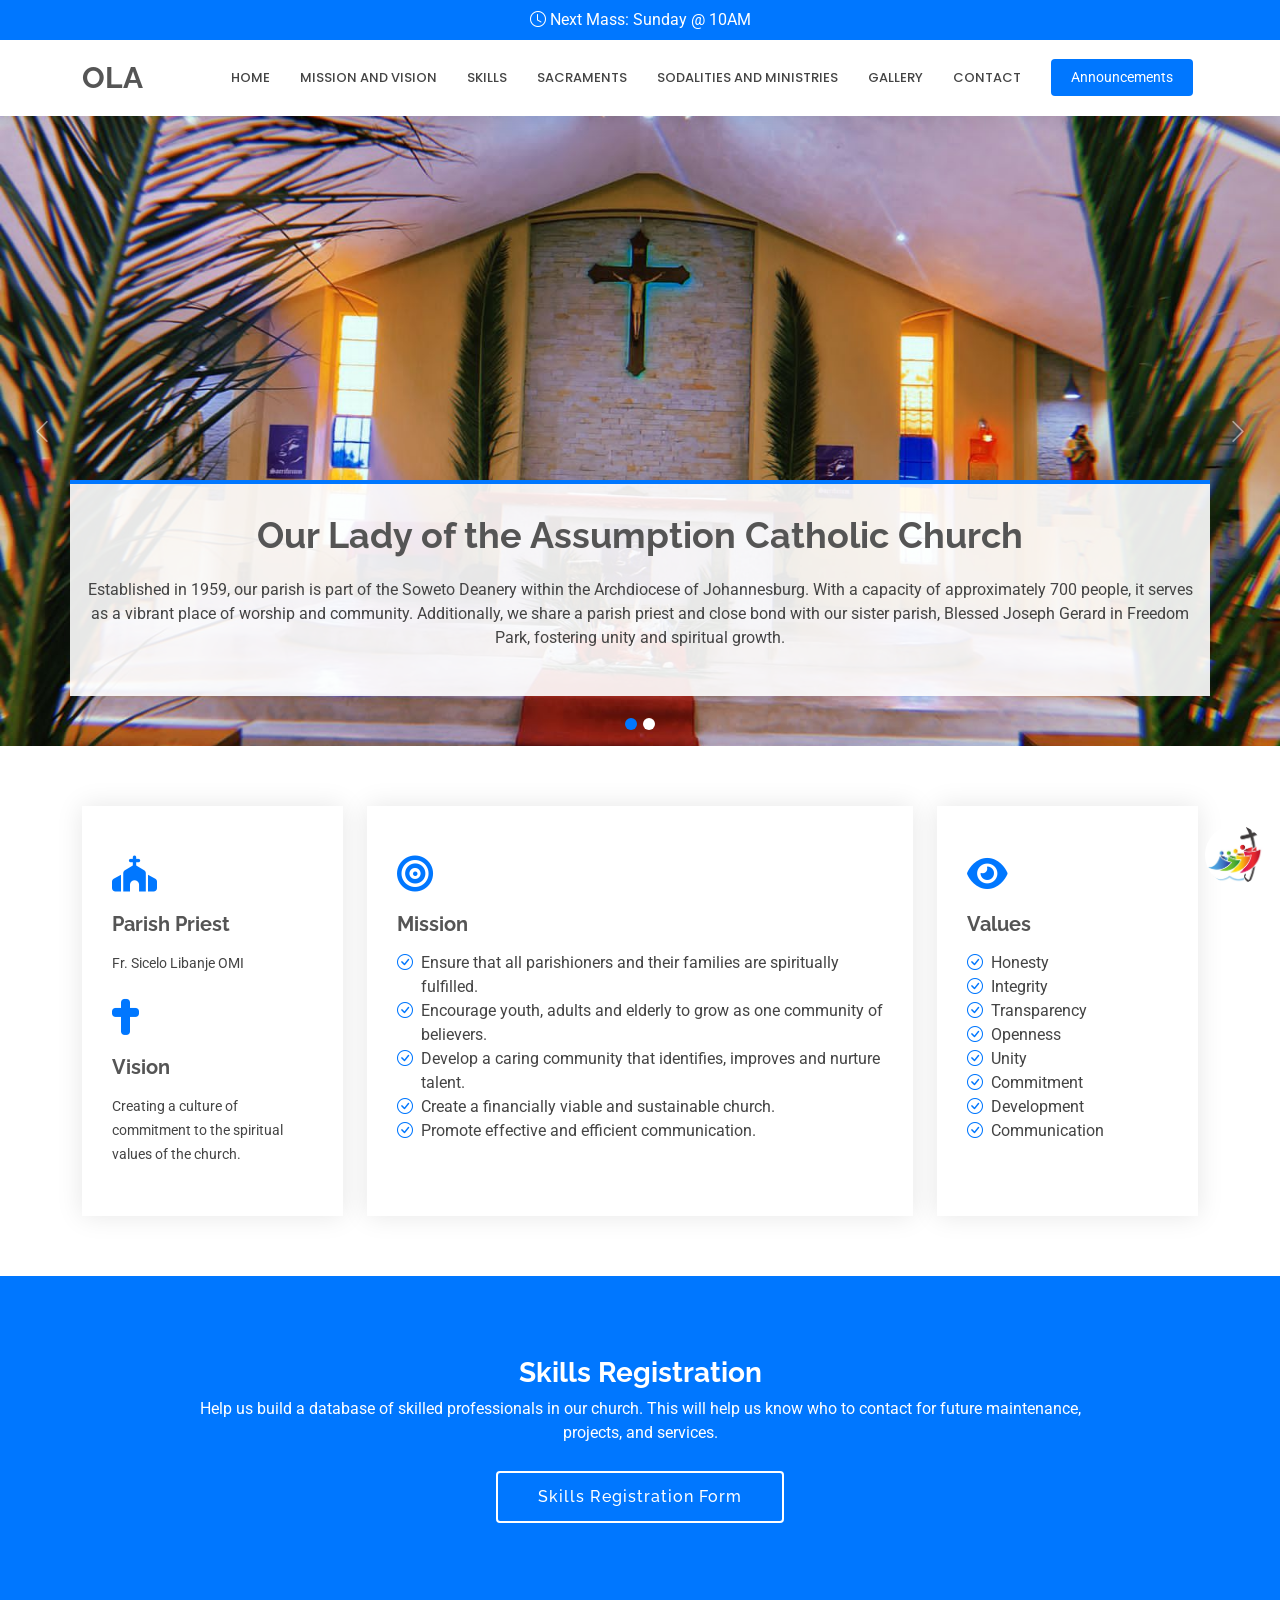
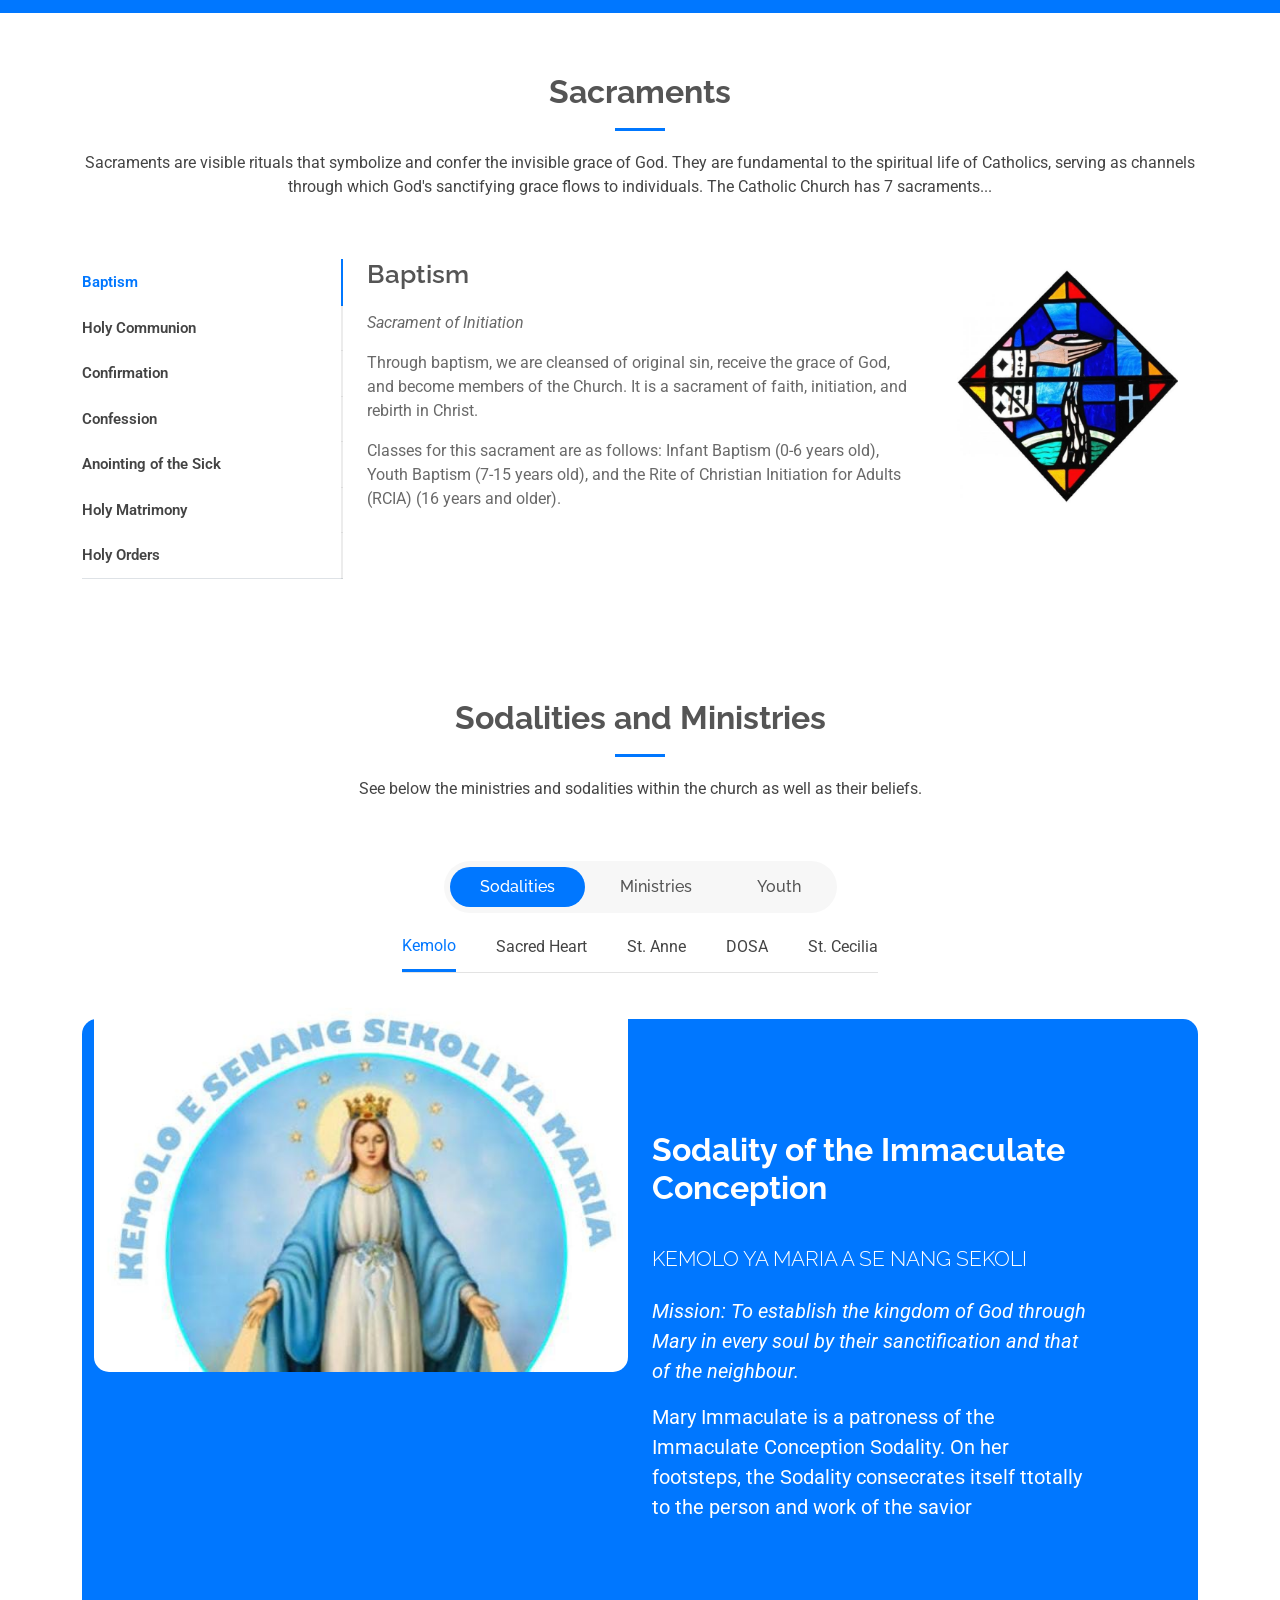
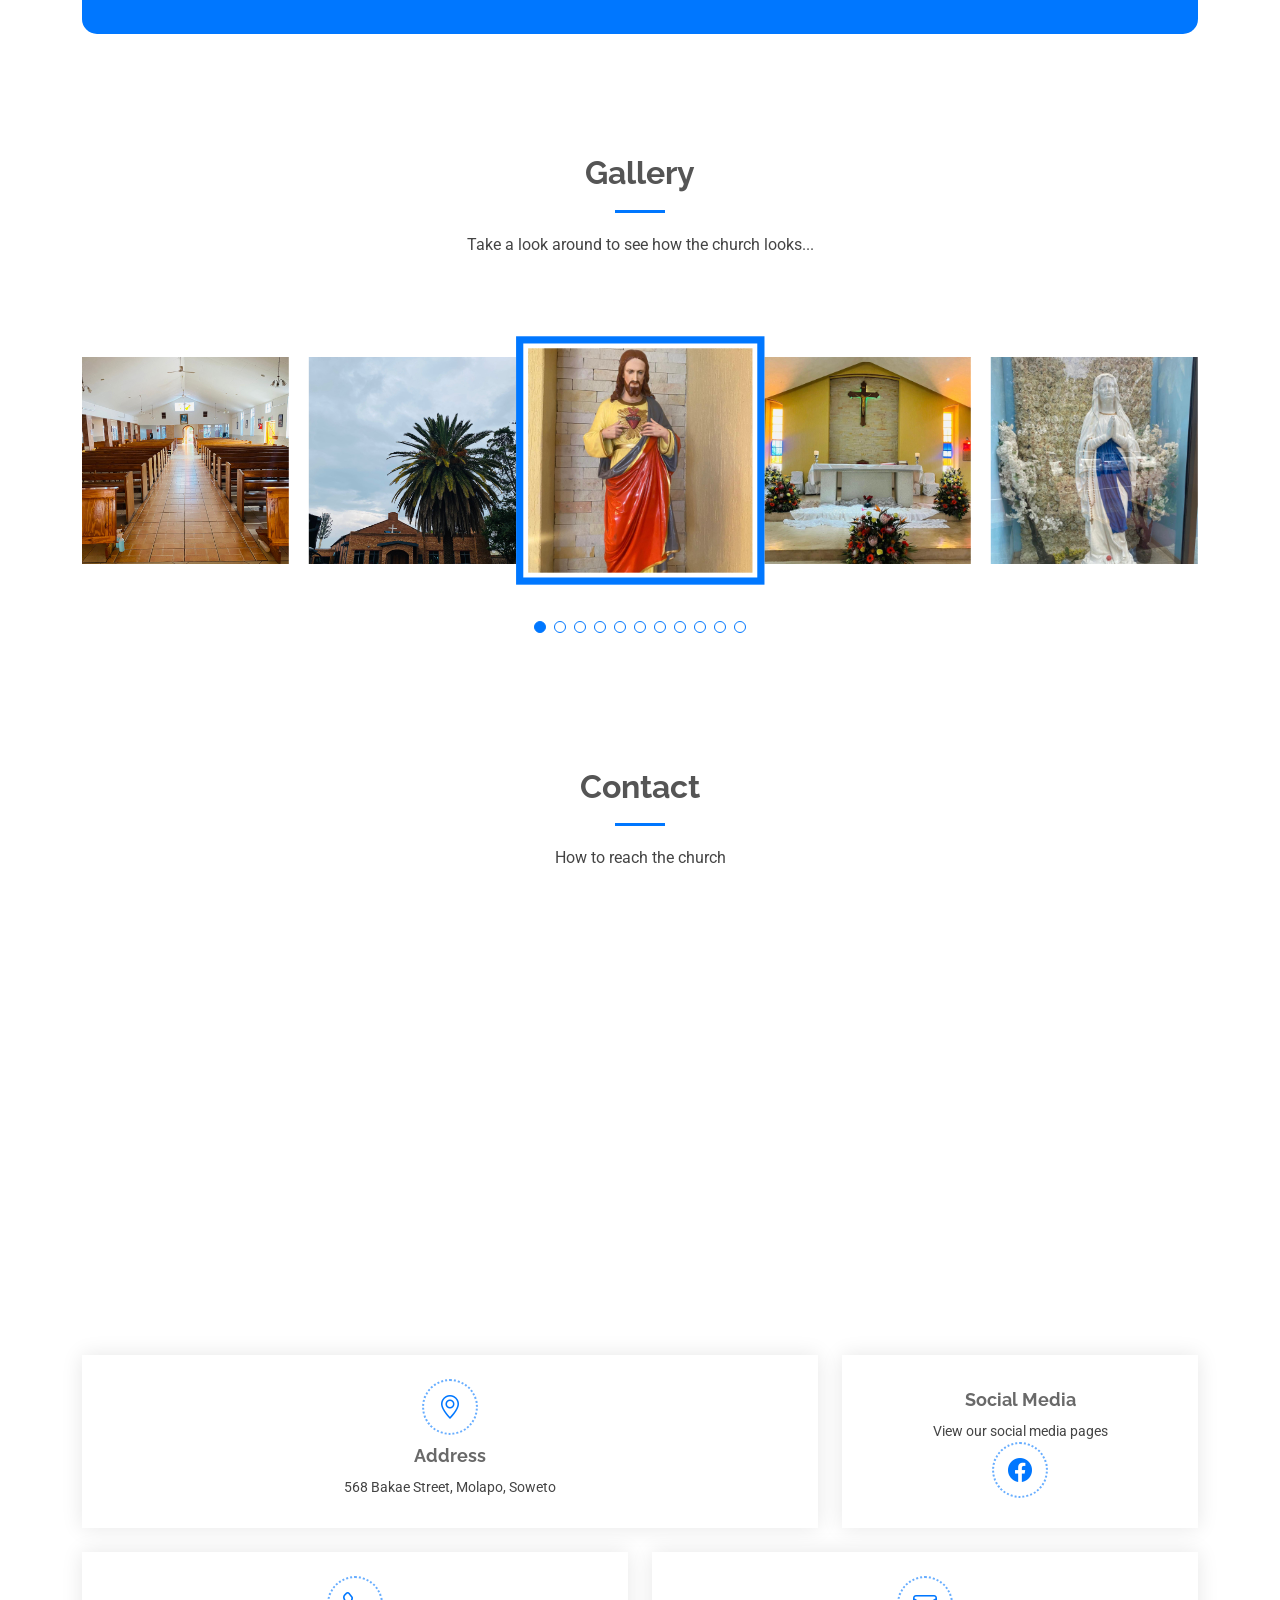
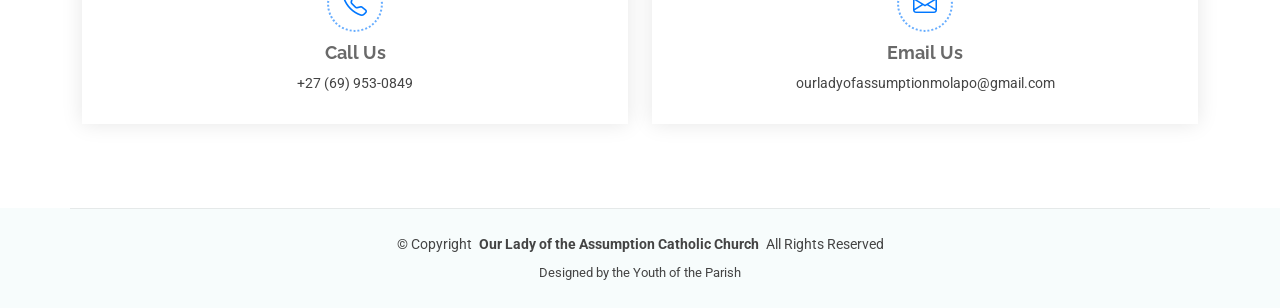
<file: index.html>
<!DOCTYPE html>
<html lang="en">

<head>
  <meta charset="utf-8">
  <meta content="width=device-width, initial-scale=1.0" name="viewport">
  <title>Our Lady of the Assumption Catholic Church</title>
  <meta name="description" content="">
  <meta name="keywords" content="">

  <!-- Favicons -->
  <link href="assets/img/thatlogo.jpg" rel="icon">
  <link href="assets/img/thatlogo.jpg" rel="apple-touch-icon">

  <!-- Fonts -->
  <link href="https://fonts.googleapis.com" rel="preconnect">
  <link href="https://fonts.gstatic.com" rel="preconnect" crossorigin>
  <link href="https://fonts.googleapis.com/css2?family=Roboto:ital,wght@0,100;0,300;0,400;0,500;0,700;0,900;1,100;1,300;1,400;1,500;1,700;1,900&family=Poppins:ital,wght@0,100;0,200;0,300;0,400;0,500;0,600;0,700;0,800;0,900;1,100;1,200;1,300;1,400;1,500;1,600;1,700;1,800;1,900&family=Raleway:ital,wght@0,100;0,200;0,300;0,400;0,500;0,600;0,700;0,800;0,900;1,100;1,200;1,300;1,400;1,500;1,600;1,700;1,800;1,900&display=swap" rel="stylesheet">

  <!-- Vendor CSS Files -->
  <link href="assets/vendor/bootstrap/css/bootstrap.min.css" rel="stylesheet">
  <link href="assets/vendor/bootstrap-icons/bootstrap-icons.css" rel="stylesheet">
  <link href="assets/vendor/aos/aos.css" rel="stylesheet">
  <link href="assets/vendor/fontawesome-free/css/all.min.css" rel="stylesheet">
  <link href="assets/vendor/glightbox/css/glightbox.min.css" rel="stylesheet">
  <link href="assets/vendor/swiper/swiper-bundle.min.css" rel="stylesheet">

  <!-- Main CSS File -->
  <link href="assets/css/main.css" rel="stylesheet">

</head>

<body class="index-page">

  <header id="header" class="header sticky-top">

    <div class="topbar d-flex align-items-center">
      <div class="container d-flex justify-content-center justify-content-md-center">
        <div class="d-flex align-items-center">
          <i class="bi bi-clock me-1"></i>Next Mass: Sunday @ 10AM
        </div>

      </div>
    </div>

    <div class="branding d-flex align-items-center">

      <div class="container position-relative d-flex align-items-center justify-content-end">
        <a href="/" class="logo d-flex align-items-center me-auto">
          <h1 class="sitename">OLA</h1> 
        </a>

        <nav id="navmenu" class="navmenu">
          <ul>
            <li><a href="/" class="active">Home</a></li>
            <li><a href="#mission">Mission and Vision</a></li>
            <li><a href="#newsletter">Skills</a></li>
            <li><a href="#ministries">Sacraments</a></li>
            <li><a href="#features">Sodalities and Ministries</a></li>
            <li><a href="#gallery">Gallery</a></li>
            <li><a href="#contact">Contact</a></li>
          </ul>
          <i class="mobile-nav-toggle d-xl-none bi bi-list"></i>
        </nav>

        <a class="cta-btn" href="newsletter.html">Announcements</a>

      </div>

    </div>

  </header>

  <main class="main">

    <!-- Hero Section -->
    <section id="hero" class="hero section">

      <div id="hero-carousel" class="carousel slide carousel-fade" data-bs-ride="carousel" data-bs-interval="5000">

        <div class="carousel-item active">
          <img src="assets/img/palms.jpg" alt="">
          <div class="container">
            <h2>Our Lady of the Assumption Catholic Church</h2>
            <p>Established in 1959, our parish is part of the Soweto Deanery within the Archdiocese of Johannesburg. With a capacity of approximately 700 people, it serves as a vibrant place of worship and community. Additionally, we share a parish priest and close bond with our sister parish, Blessed Joseph Gerard in Freedom Park, fostering unity and spiritual growth.</p>
          </div>
        </div><!-- End Carousel Item -->

        <div class="carousel-item">
          <img src="assets/img/thatlogo.jpg" alt="">
          <div class="container">
            <h2>Oblates Mission</h2>
            <p>The church is part of the Oblates Mission which is a Catholic congregation of priests and brothers founded in 1816 by St. Eugene de Mazenod. Officially known as the Missionary Oblates of Mary Immaculate (OMI). </p>
             <p>The Oblates mission is dedicated to serving the poor, the marginalized and the most abandoned. </p>
            <a href="https://omi.org.za/" class="btn-get-started">Read More</a>
          </div>
        </div><!-- End Carousel Item -->

        <a class="carousel-control-prev" href="#hero-carousel" role="button" data-bs-slide="prev">
          <span class="carousel-control-prev-icon bi bi-chevron-left" aria-hidden="true"></span>
        </a>

        <a class="carousel-control-next" href="#hero-carousel" role="button" data-bs-slide="next">
          <span class="carousel-control-next-icon bi bi-chevron-right" aria-hidden="true"></span>
        </a>

        <ol class="carousel-indicators"></ol>

      </div>

    </section><!-- /Hero Section -->

    <!-- Featured Services Section -->
    <section id="mission" class="mission section">

      <div class="container">

        <div class="row gy-4 justify-content-center">

          <div class="col-xl-3 col-md-8" data-aos="fade-up" data-aos-delay="200">
            <div class="service-item position-relative">
              <div class="icon"><i class="fas fa-church icon"></i></div>
              <h4>Parish Priest</h4>
              <p>Fr. Sicelo Libanje OMI</p>
              
              <br>
              <div class="icon"><i class="fas fa-cross icon"></i></div>
              <h4>Vision</h4>
              <p>Creating a culture of commitment to the spiritual values of the church.</p>
            </div>
            
          </div><!-- End Service Item -->

          <div class="col-xl-6 col-md-8" data-aos="fade-up" data-aos-delay="100">
            <div class="service-item position-relative">
              <div class="icon"><i class="fas fa-bullseye icon"></i></div>
              <h4>Mission</h4>
              <ul >
                <li>
                    <i class="bi bi-check-circle"></i> 
                    <span>Ensure that all parishioners and their families are spiritually fulfilled.</span>
                </li>
                <li>
                    <i class="bi bi-check-circle"></i> 
                    <span>Encourage youth, adults and elderly to grow as one community of believers.</span>
                </li>
                <li>
                    <i class="bi bi-check-circle"></i> 
                    <span>Develop a caring community that identifies, improves and nurture talent.</span>
                </li>
                <li>
                  <i class="bi bi-check-circle"></i> 
                  <span>Create a financially viable and sustainable church.</span>
                </li>
                <li>
                  <i class="bi bi-check-circle"></i> 
                  <span>Promote effective and efficient communication.</span>
                </li>
              </ul>
            </div>
          </div><!-- End Service Item -->

          

          <div class="col-xl-3 col-md-8" data-aos="fade-up" data-aos-delay="200">
            <div class="service-item position-relative">
              <div class="icon"><i class="fas fa-eye icon"></i></div>
              <h4>Values</h4>
              <ul >
                <li>
                    <i class="bi bi-check-circle"></i> 
                    <span>Honesty</span>
                </li>
                <li>
                    <i class="bi bi-check-circle"></i> 
                    <span>Integrity</span>
                </li>
                <li>
                    <i class="bi bi-check-circle"></i> 
                    <span>Transparency</span>
                </li>
                <li>
                    <i class="bi bi-check-circle"></i> 
                    <span>Openness</span>
                </li>
                <li>
                    <i class="bi bi-check-circle"></i> 
                    <span>Unity</span>
                </li>
                <li>
                    <i class="bi bi-check-circle"></i> 
                    <span>Commitment</span>
                </li>
                <li>
                    <i class="bi bi-check-circle"></i> 
                    <span>Development</span>
                </li>
                <li>
                    <i class="bi bi-check-circle"></i> 
                    <span>Communication</span>
                </li>
              </ul>
            </div>
          </div><!-- End Service Item -->

        </div>

      </div>

    </section><!-- /Featured Services Section -->

    <!-- Call To Action Section -->
    <section id="newsletter" class="newsletter section accent-background">

      <div class="container">
        <div class="row justify-content-center" data-aos="zoom-in" data-aos-delay="100">
          <div class="col-xl-10">
            <div class="text-center">
              <h3>Skills Registration</h3>
              <p>Help us build a database of skilled professionals in our church. This will help us know who to contact for future maintenance, projects, and services.</p>
              <a class="cta-btn" target="_blank" href="https://docs.google.com/forms/d/e/1FAIpQLSendHvS3sV7Z6s410tvpZzP7DIaFh8xINTQG7ZE5gaw-JEHXQ/viewform?usp=publish-editor">Skills Registration Form</a>
            </div>
          </div>
        </div>
      </div>

    </section><!-- /Call To Action Section -->

    <!-- Tabs Section -->
    <section id="ministries" class="tabs section">

      <!-- Section Title -->
      <div class="container section-title" data-aos="fade-up">
        <h2>Sacraments</h2>
        <p>Sacraments are visible rituals that symbolize and confer the invisible grace of God. They are fundamental to the spiritual life of Catholics, serving as channels through which God's sanctifying grace flows to individuals. The Catholic Church has 7 sacraments...</p>
      </div><!-- End Section Title -->

      <div class="container" data-aos="fade-up" data-aos-delay="100">

        <div class="row">
          <div class="col-lg-3">
            <ul class="nav nav-tabs flex-column">
              <li class="nav-item">
                <a class="nav-link active show" data-bs-toggle="tab" href="#baptism">Baptism</a>
              </li>
              <li class="nav-item">
                <a class="nav-link" data-bs-toggle="tab" href="#communion">Holy Communion</a>
              </li>
              <li class="nav-item">
                <a class="nav-link" data-bs-toggle="tab" href="#confirmation">Confirmation</a>
              </li>
              <li class="nav-item">
                <a class="nav-link" data-bs-toggle="tab" href="#confession">Confession</a>
              </li>
              <li class="nav-item">
                <a class="nav-link" data-bs-toggle="tab" href="#anointing">Anointing of the Sick</a>
              </li>
              <li class="nav-item">
                <a class="nav-link" data-bs-toggle="tab" href="#matrimony">Holy Matrimony</a>
              </li>
              <li class="nav-item">
                <a class="nav-link" data-bs-toggle="tab" href="#holyorders">Holy Orders</a>
              </li>
            </ul>
          </div>
          <div class="col-lg-9 mt-4 mt-lg-0">
            <div class="tab-content">
              <div class="tab-pane active show" id="baptism">
                <div class="row">
                  <div class="col-lg-8 details order-2 order-lg-1">
                    <h3>Baptism</h3>
                    <p class="fst-italic">Sacrament of Initiation</p>
                    <p>Through baptism, we are cleansed of original sin, receive the grace of God, and become members of the Church. It is a sacrament of faith, initiation, and rebirth in Christ.</p>
                    <p>Classes for this sacrament are as follows: Infant Baptism (0-6 years old), Youth Baptism (7-15 years old), and the Rite of Christian Initiation for Adults (RCIA) (16 years and older).</p>              
                  </div>
                  <div class="col-lg-4 text-center order-1 order-lg-2">
                    <img src="assets/img/sacraments/baptism.jpg" alt="" class="img-fluid">
                  </div>
                </div>
              </div>
              <div class="tab-pane" id="communion">
                <div class="row">
                  <div class="col-lg-8 details order-2 order-lg-1">
                    <h3>Holy Communion</h3>
                    <p class="fst-italic">Sacrament of Initiation</p>
                    <p>The Eucharist is the source and summit of the Christian life. In this sacrament, we receive the Body and Blood of Christ, deepening our union with Him and the Church. It is a moment of grace, strengthening us spiritually and drawing us closer to God.</p>
                    <p>We offer two classes for those preparing to receive the Sacrament of Holy Communion: First Holy Communion classes for children and youth between the ages of 9 and 14, and RCIA (Rite of Christian Initiation for Adults) for individuals aged 16 and older.</p>
                    <p>For more information or to register for a class, please contact the parish office.</h1>
                  </div>
                  <div class="col-lg-4 text-center order-1 order-lg-2">
                    <img src="assets/img/sacraments/eucharist.jpg" alt="" class="img-fluid">
                  </div>
                </div>
              </div>
              <div class="tab-pane" id="confirmation">
                <div class="row">
                  <div class="col-lg-8 details order-2 order-lg-1">
                    <h3>Confirmation</h3>
                    <p class="fst-italic">Sacrament of Initiation</p>
                    <p>Confirmation is the sacrament that completes baptism, strengthening us with the gifts of the Holy Spirit and deepening our commitment to the Catholic faith. Through this sacrament, we are called to be witnesses of Christ and active members of the Church.</p>
                    <p>There are 2 classes for this sacrament: Youth confirmation for those aged 12 to 15 years, and RCIA for those above the age of 16.</p>
                    <p>For more information or to register for a class, please contact the parish office.</p>
                  </div>
                  <div class="col-lg-4 text-center order-1 order-lg-2">
                    <img src="assets/img/sacraments/confirmation.jpg" alt="" class="img-fluid">
                  </div>
                </div>
              </div>
              <div class="tab-pane" id="confession">
                <div class="row">
                  <div class="col-lg-8 details order-2 order-lg-1">
                    <h3>Reconciliation</h3>
                    <p class="fst-italic">Sacrament of Healing</p>
                    <p>The Sacrament of Reconciliation is a sacrament of healing where we seek God's mercy, receive forgiveness for our sins, and restore our relationship with Him. Through this sacrament, we experience God's love and grace, helping us grow in holiness.</p>
                    <p>Confessions are available by appointment. Please contact the parish office to schedule a time with a priest.</p>
                  </div>
                  <div class="col-lg-4 text-center order-1 order-lg-2">
                    <img src="assets/img/sacraments/confession.jpg" alt="" class="img-fluid">
                  </div>
                </div>
              </div>
              <div class="tab-pane" id="anointing">
                <div class="row">
                  <div class="col-lg-8 details order-2 order-lg-1">
                    <h3>Anointing of the Sick</h3>
                    <p class="fst-italic">Sacrament of Healing</p>
                    <p>The Anointing of the Sick is a sacrament of healing, given to those who are seriously ill, elderly, or facing major surgery. Through this sacrament, the Church prays for physical and spiritual healing, strength, and the forgiveness of sins. It is a powerful encounter with God's grace and mercy.</p>
                    <p>This sacrament is available for those in need. Please contact the parish office to schedule a visit from a priest, whether at home, in the hospital, or another care facility.</p>
                  </div>
                  <div class="col-lg-4 text-center order-1 order-lg-2">
                    <img src="assets/img/sacraments/anointing.jpg" alt="" class="img-fluid">
                  </div>
                </div>
              </div>
              <div class="tab-pane" id="matrimony">
                <div class="row">
                  <div class="col-lg-8 details order-2 order-lg-1">
                    <h3>Holy Matrimony</h3>
                    <p class="fst-italic">Sacrament of Service</p>
                    <p>Matrimony is a sacred covenant between a man and a woman, reflecting the love of Christ for His Church. Through this sacrament, couples are united in a lifelong bond, strengthened by God's grace to live out their vocation of love and faithfulness.</p>
                    <p>Couples seeking to receive the Sacrament of Matrimony must contact the parish office at least several months in advance to begin marriage preparation. This process includes meetings with a priest, pre-marital counseling, and preparation for a holy and sacramental marriage.</p>
                    <p>Mina Nawe Together Forever is a Soweto-based initiative that celebrates and strengthens relationships. For more information on how to participate in Mina Nawe Together Forever, or to register for marriage preparation, please contact the parish office.</p>
                  </div>
                  <div class="col-lg-4 text-center order-1 order-lg-2">
                    <img src="assets/img/sacraments/matrimony.jpg" alt="" class="img-fluid">
                  </div>
                </div>
              </div>
              <div class="tab-pane" id="holyorders">
                <div class="row">
                  <div class="col-lg-8 details order-2 order-lg-1">
                    <h3>Holy Orders</h3>
                    <p class="fst-italic">Sacrament of Service</p>
                    <p>The Sacrament of Holy Orders is the means by which the mission of Christ continues through the ordained ministry of deacons, priests, and bishops. Those who receive this sacrament are called to serve God's people through preaching, celebrating the sacraments, and guiding the Church.</p>
                    <p>For more information or to begin your journey toward Holy Orders, please contact the parish office.</p>
                  </div>
                  <div class="col-lg-4 text-center order-1 order-lg-2">
                    <img src="assets/img/sacraments/holyorders.jpg" alt="" class="img-fluid">
                  </div>
                </div>
              </div>

            </div>
          </div>
        </div>

      </div>

    </section><!-- /Tabs Section -->

<!-- Features Section -->
<section id="features" class="features section">

  <!-- Section Title -->
  <div class="container section-title" data-aos="fade-up">
    <h2>Sodalities and Ministries</h2>
    <p>See below the ministries and sodalities within the church as well as their beliefs.</p>
  </div><!-- End Section Title -->

  <div class="container">

    <div class="d-flex justify-content-center">
      <ul class="nav nav-tabs" data-aos="fade-up" data-aos-delay="100">
        <li class="nav-item">
          <a class="nav-link active show" data-bs-toggle="tab" data-bs-target="#features-tab-1">
            <h4 class="fs-6">Sodalities</h4>
          </a>
        </li>
        <li class="nav-item">
          <a class="nav-link fs-5" data-bs-toggle="tab" data-bs-target="#features-tab-2">
            <h4 class="fs-6">Ministries</h4>
          </a>
        </li>
        <li class="nav-item">
          <a class="nav-link fs-5" data-bs-toggle="tab" data-bs-target="#features-tab-3">
            <h4 class="fs-6">Youth</h4>
          </a>
        </li>
      </ul>
    </div>

    <div class="tab-content" data-aos="fade-up" data-aos-delay="200">

      <div class="tab-pane fade active show" id="features-tab-1">

        <div class="sub d-flex justify-content-center">
            <ul class="nav nav-pills mb-3 ">
              <li><a class="nav-link active fs-6" data-bs-toggle="pill" href="#kemolo">Kemolo</a></li>
              <li><a class="nav-link fs-6" data-bs-toggle="pill" href="#sacredheart">Sacred Heart</a></li>
              <li><a class="nav-link fs-6" data-bs-toggle="pill" href="#stanne">St. Anne</a></li>
              <li><a class="nav-link fs-6" data-bs-toggle="pill" href="#dosa">DOSA</a></li>
              <li><a class="nav-link fs-6" data-bs-toggle="pill" href="#cecilia">St. Cecilia</a></li>
            </ul>
        </div>

        <div class="tab-content sodality-block" data-aos="fade-up" data-aos-delay="200">
          <div class="tab-pane fade active show about" id="kemolo">
            <div class="content">
              <div class="container">
                <div class="row">
                  <div class="col-lg-6 mb-4 mb-lg-0">
                    <img src="assets/img/logos/kemolo.jpg" alt="Image " class="img-fluid img-overlap" data-aos="zoom-out">
                  </div>
                  <div class="col-lg-5 ml-auto" data-aos="fade-up" data-aos-delay="100">
                    <h3 class="content-title text-white ">Sodality of the Immaculate Conception</h3>
                    <h2 class="content-subtitle mb-4">Kemolo ya Maria a se nang sekoli</h2>
                    
                    <p class="fst-italic fs-5">Mission: To establish the kingdom of God through Mary in every soul by their sanctification and that of the neighbour.</p>
                    <p class="fs-5" >Mary Immaculate is a patroness of the Immaculate Conception Sodality. On her footsteps, the Sodality consecrates itself ttotally to the person and work of the savior</p>

                  </div>
                </div>
              </div>
            </div>
          </div>

          <div class="tab-pane fade about" id="sacredheart">
            <div class="content">
              <div class="container">
                <div class="row">
                  <div class="col-lg-6 mb-4 mb-lg-0">
                    <img src="assets/img/logos/sacredheart.webp" alt="Image " class="img-fluid img-overlap" data-aos="zoom-out">
                  </div>
                  <div class="col-lg-5 ml-auto" data-aos="fade-up" data-aos-delay="100">
                    <h3 class="content-title">Mapelo</h3>
                    <h2 class="content-subtitle mb-4">Sacred Heart of Jesus</h2>
                    
                    <p class="fst-italic fs-5">Mission: To make the Sacred Heart of Jesus known and loved.</p>
                    <p class="fs-5" >Sacred Heart members are called to develop a deep personal relationship with the loving christ as well as take Christ's love and concern to all people especially those in need, the poor and the oppressed.</p>

                  </div>
                </div>
              </div>
            </div>
          </div>

          <div class="tab-pane fade about" id="stanne">
            <div class="content">
              <div class="container">
                <div class="row">
                  <div class="col-lg-6 mb-4 mb-lg-0">
                    <img src="assets/img/logos/stanne.jpg" alt="Image " class="img-fluid img-overlap" data-aos="zoom-out">
                  </div>
                  <div class="col-lg-5 ml-auto" data-aos="fade-up" data-aos-delay="100">
                    <h3 class="content-title">St. Anne</h3>
                    <h2 class="content-subtitle mb-4 text-center">An association of Catholic married women.</h2>
                    
                    <p class="fs-5">Based on the virtues of St. Anne, mother of the Blessed Virgin Mary, the intentions of the sodality are: to foster and encourage vocations to the religious life among children, to be exemplart to Christian women and models of married women and mothers, to comfort those in sorrow and to love and care for the poor.</p>

                  </div>
                </div>
              </div>
            </div>
          </div>

          <div class="tab-pane fade about" id="dosa">
            <div class="content">
              <div class="container">
                <div class="row">
                  <div class="col-lg-6 mb-4 mb-lg-0">
                    <img src="assets/img/logos/dosa.jpg" alt="Image " class="img-fluid img-overlap" data-aos="zoom-out">
                  </div>
                  <div class="col-lg-5 ml-auto" data-aos="fade-up" data-aos-delay="100">
                    <h3 class="content-title">Daughter's of St. Anne</h3>
                    <h2 class="content-subtitle mb-4">Baradi</h2>
                    
                    <p class="fst-italic fs-5">Mission: To make the Sacred Heart of Jesus known and loved.</p>
                    <p class="fs-4">Dedicated to St. Anne, the grandmother of Jesys, the Sodality seek to emilate her virtues of faith, hope and charity.</p>

                  </div>
                </div>
              </div>
            </div>
          </div>

          <div class="tab-pane fade about" id="cecilia">
            <div class="content">
              <div class="container">
                <div class="row">
                  <div class="col-lg-6 mb-4 mb-lg-0">
                    <img src="assets/img/logos/cecilia.jpg" alt="Image " class="img-fluid img-overlap" data-aos="zoom-out">
                  </div>
                  <div class="col-lg-5 ml-auto" data-aos="fade-up" data-aos-delay="100">
                    <h3 class="content-title">St. Cecilia</h3>
                    <h2 class="content-subtitle fs-6">Bene Catate Domino in Jubilliatione</h2>
                    <h2 class="content-subtitle fs-6">Sing for the Lord with great joy and happiness</h2>
                    <h2 class="content-subtitle fs-6 mb-4">Binelang Morena ka makhethe le ka nyakallo</h2>
                    
                    <p class="fs-5" >The source of our spirituality is in the Open Heart of Jesus: open because it has been pierced, but also in welcome and acceptance... open too, in order to pour out a love which is infinite, tender and merciful.</p>

                  </div>
                </div>
              </div>
            </div>
          </div>
        </div>

      </div><!-- End tab content item -->

      <div class="tab-pane fade" id="features-tab-2">

        <div class="sub d-flex justify-content-center">
          <ul class="nav nav-pills mb-3 ">
            <li><a class="nav-link active fs-6" data-bs-toggle="pill" href="#cwl">CWL</a></li>
            <li><a class="nav-link fs-6" data-bs-toggle="pill" href="#ssvp">SSVP</a></li>
            <li><a class="nav-link fs-6" data-bs-toggle="pill" href="#spred">SPRED</a></li>
          </ul>
        </div>

        <div class="tab-content sodality-block" data-aos="fade-up" data-aos-delay="200">
          <div class="tab-pane fade active show about" id="cwl">
            <div class="content">
              <div class="container">
                <div class="row">
                  <div class="col-lg-6 mb-4 mb-lg-0">
                    <img src="assets/img/logos/cwl.jpg" alt="Image " class="img-fluid img-overlap" data-aos="zoom-out">
                  </div>
                  <div class="col-lg-5 ml-auto" data-aos="fade-up" data-aos-delay="100">
                    <h3 class="content-title text-white ">Catholic Women's League</h3>
                    <h2 class="content-subtitle mb-4">Motto: Charity, Work, Loyalty</h2>

                    <p class="fs-4" >A fellowship of Catholic Women united in common faith and driven by spirtitual development, advocacy for life and justice, eduacation and awareness, charitable works and outreach, leadership development for women, promoting unity and fellowship and the support of the church and parish activities.</p>

                  </div>
                </div>
              </div>
            </div>
          </div>

          <div class="tab-pane fade about" id="ssvp">
            <div class="content">
              <div class="container">
                <div class="row">
                  <div class="col-lg-6 mb-4 mb-lg-0">
                    <img src="assets/img/logos/ssvp.jpg" alt="Image " class="img-fluid img-overlap" data-aos="zoom-out">
                  </div>
                  <div class="col-lg-5 ml-auto" data-aos="fade-up" data-aos-delay="100">
                    <h3 class="content-title">Society of St. Vincent de Paul</h3>
                    <h2 class="content-subtitle mb-4">Serve in hope</h2>
                    
                    <p class="fst-italic fs-5">Mission: To live the gospel message by serving Christ in the poor with love, respect, justice and joy.</p>
                    <p class="fs-4" >The society serves those in need regardless of creed, ethnic or social background, health and gender opinion. Key activities include a soup kitchen and the donation of clothes.</p>

                  </div>
                </div>
              </div>
            </div>
          </div>

          <div class="tab-pane fade about" id="spred">
            <div class="content">
              <div class="container">
                <div class="row">
                  <div class="col-lg-6 mb-4 mb-lg-0">
                    <img src="assets/img/logos/spred.jpg" alt="Image " class="img-fluid img-overlap" data-aos="zoom-out">
                  </div>
                  <div class="col-lg-5 ml-auto" data-aos="fade-up" data-aos-delay="100">
                    <h3 class="content-title text-white ">Special Religious Development</h3>
                    <h2 class="content-subtitle mb-4">We are all pilgrim people living God's dream</h2>
                    
                    <p class="fst-italic fs-5">Mission: To inspire the parish to welcome persons with disabilities and allow them to participate in the liturgical lif of the parish.</p>
                    <p class="fs-4" >A religious education program that supports the religious, spiritual, social and emotional development of people with disabilities. </p>

                  </div>
                </div>
              </div>
            </div>
          </div>

        </div> <!-- End Tab Content ministries-->

        

      </div><!-- End tab content item -->

      <div class="tab-pane fade" id="features-tab-3">

        <div class="sub d-flex justify-content-center">
          <ul class="nav nav-pills mb-3 ">
            <li><a class="nav-link active fs-6" data-bs-toggle="pill" href="#altarservers">Altar Servers</a></li>
            <li><a class="nav-link fs-6" data-bs-toggle="pill" href="#bbm">Bana Ba Maria</a></li>
            <li><a class="nav-link fs-6" data-bs-toggle="pill" href="#olayc">Choir</a></li>
            <li><a class="nav-link fs-6" data-bs-toggle="pill" href="#masolenyana">Masolenyana</a></li>
          </ul>
        </div>

        <div class="tab-content sodality-block" data-aos="fade-up" data-aos-delay="200">
          <div class="tab-pane fade active show about" id="altarservers">
            <div class="content">
              <div class="container">
                <div class="row">
                  <div class="col-lg-6 mb-4 mb-lg-0">
                    <img src="assets/img/logos/altarservers.jpg" alt="Image" class="img-fluid img-overlap" data-aos="zoom-out">
                  </div>
                  <div class="col-lg-5 ml-auto" data-aos="fade-up" data-aos-delay="100">
                    <h3 class="content-title text-white ">Altar Servers</h3>
                    <h2 class="content-subtitle mb-4"> To serve is to reign </h2>

                    <p class="fs-4" >We assist the priest, ensuring that the Mass flows smoothly and that the sacred rites are conducted with grace and dignity. This ministry is not just a functional role but a profound way to participate in the worship of God and to serve the Church community.</p>

                  </div>
                </div>
              </div>
            </div>
          </div>

          <div class="tab-pane fade about" id="bbm">
            <div class="content">
              <div class="container">
                <div class="row">
                  <div class="col-lg-6 mb-4 mb-lg-0">
                    <img src="assets/img/logos/bbm.jpg" alt="Image " class="img-fluid img-overlap" data-aos="zoom-out">
                  </div>
                  <div class="col-lg-5 ml-auto" data-aos="fade-up" data-aos-delay="100">
                    <h3 class="content-title text-white">Bana Ba Maria</h3>
                    <h2 class="content-subtitle mb-4"> Devoted to the Virgin Mary, especially as a model of holiness, humility, obedience, and service. </h2>
                    
                    <!-- <p class="fst-italic fs-5">Mission: To make the Sacred Heart of Jesus known and loved.</p> -->
                    <p class="fs-4" >We honor Mary as the Mother of God, Mother of the Church, and a perfect model of Christian life. We try to be spiritually "clothed" in Mary's values of faith, patience, and love.</p>

                  </div>
                </div>
              </div>
            </div>
          </div>

          <div class="tab-pane fade about" id="olayc">
            <div class="content">
              <div class="container">
                <div class="row">
                  <div class="col-lg-6 mb-4 mb-lg-0">
                    <img src="assets/img/logos/olayc.jpg" alt="Image " class="img-fluid img-overlap" data-aos="zoom-out">
                  </div>
                  <div class="col-lg-5 ml-auto" data-aos="fade-up" data-aos-delay="100">
                    <h3 class="content-title text-white">Youth Choir</h3>
                    <h2 class="content-subtitle mb-4">Our Lady of the Assumption Youth Choir</h2>

                    <p class="fs-4" >We serve to enrich the liturgy through sacred music while growing together in faith, community, and service. By leading sung prayer at Mass, we actively participate in the life of the Church, deepen our spiritual lives, and use our voices to glorify God. Through this ministry, we build a sense of belonging, learn responsibility, and strengthen our connection to Christ and His Church.</p>

                  </div>
                </div>
              </div>
            </div>
          </div>

          <div class="tab-pane fade about" id="masolenyana">
            <div class="content">
              <div class="container">
                <div class="row">
                  <div class="col-lg-6 mb-4 mb-lg-0">
                    <img src="assets/img/logos/masolenyana.jpeg" alt="Image " class="img-fluid img-overlap" data-aos="zoom-out">
                  </div>
                  <div class="col-lg-5 ml-auto" data-aos="fade-up" data-aos-delay="100">
                    <h3 class="content-title">Masolenyana</h3>
                    <h2 class="content-subtitle mb-4">AHE KRISTE MORENA</h2>

                    <p class="fs-4" >We are committed to serving God with love, humility, and dedication. We believe in the Holy Trinity, the power of the sacraments, and the importance of living out the Gospel in our daily lives. Through prayer, service, and unity, we strive to grow spiritually, support one another, and bring Christ’s message of hope and salvation to the world around us.</p>

                  </div>
                </div>
              </div>
            </div>
          </div>

        </div> <!-- End Tab Content Youth-->


      </div><!-- End tab content item -->
      

    </div>

  </div>

</section><!-- /Features Section -->

    <!-- Gallery Section -->
    <section id="gallery" class="gallery section">

      <!-- Section Title -->
      <div class="container section-title" data-aos="fade-up">
        <h2>Gallery</h2>
        <p>Take a look around to see how the church looks...</p>
      </div><!-- End Section Title -->

      <div class="container" data-aos="fade-up" data-aos-delay="100">

        <div class="swiper init-swiper">
          <script type="application/json" class="swiper-config">
            {
              "loop": true,
              "speed": 600,
              "autoplay": {
                "delay": 5000
              },
              "slidesPerView": "auto",
              "centeredSlides": true,
              "pagination": {
                "el": ".swiper-pagination",
                "type": "bullets",
                "clickable": true
              },
              "breakpoints": {
                "320": {
                  "slidesPerView": 1,
                  "spaceBetween": 0
                },
                "768": {
                  "slidesPerView": 3,
                  "spaceBetween": 20
                },
                "1200": {
                  "slidesPerView": 5,
                  "spaceBetween": 20
                }
              }
            }
          </script>
          <div class="swiper-wrapper align-items-center">
            <div class="swiper-slide"><a class="glightbox" data-gallery="images-gallery" href="assets/img/churchsurround4.jpg"><img src="assets/img/churchsurround4.jpg" class="img-fluid" alt=""></a></div>
            <div class="swiper-slide"><a class="glightbox" data-gallery="images-gallery" href="assets/img/churchsurround7.jpg"><img src="assets/img/churchsurround7.jpg" class="img-fluid" alt=""></a></div>
            <div class="swiper-slide"><a class="glightbox" data-gallery="images-gallery" href="assets/img/churchsurround2.jpg"><img src="assets/img/churchsurround2.jpg" class="img-fluid" alt=""></a></div>
            <div class="swiper-slide"><a class="glightbox" data-gallery="images-gallery" href="assets/img/churchsurround6.jpg"><img src="assets/img/churchsurround6.jpg" class="img-fluid" alt=""></a></div>
            <div class="swiper-slide"><a class="glightbox" data-gallery="images-gallery" href="assets/img/churchsurround3.jpg"><img src="assets/img/churchsurround3.jpg" class="img-fluid" alt=""></a></div>
            <div class="swiper-slide"><a class="glightbox" data-gallery="images-gallery" href="assets/img/churchsurround5.jpg"><img src="assets/img/churchsurround5.jpg" class="img-fluid" alt=""></a></div>
            <div class="swiper-slide"><a class="glightbox" data-gallery="images-gallery" href="assets/img/churchsurround1.jpg"><img src="assets/img/churchsurround1.jpg" class="img-fluid" alt=""></a></div>
            <div class="swiper-slide"><a class="glightbox" data-gallery="images-gallery" href="assets/img/churchsurround8.jpg"><img src="assets/img/churchsurround8.jpg" class="img-fluid" alt=""></a></div>
            <div class="swiper-slide"><a class="glightbox" data-gallery="images-gallery" href="assets/img/churchsurround9.jpg"><img src="assets/img/churchsurround9.jpg" class="img-fluid" alt=""></a></div>
            <div class="swiper-slide"><a class="glightbox" data-gallery="images-gallery" href="assets/img/churchsurround10.jpg"><img src="assets/img/churchsurround10.jpg" class="img-fluid" alt=""></a></div>
            <div class="swiper-slide"><a class="glightbox" data-gallery="images-gallery" href="assets/img/churchsurround11.jpg"><img src="assets/img/churchsurround11.jpg" class="img-fluid" alt=""></a></div>
          </div>
          <div class="swiper-pagination"></div>
        </div>

      </div>

    </section><!-- /Gallery Section -->

    
    <!-- Contact Section -->
    <section id="contact" class="contact section">

      <!-- Section Title -->
      <div class="container section-title" >
        <h2>Contact</h2>
        <p>How to reach the church</p>
      </div><!-- End Section Title -->

      <div class="mb-5" >
        <iframe style="border:0; width: 100%; height: 370px;" src="https://www.google.com/maps/embed?pb=!1m18!1m12!1m3!1d3578.167412500146!2d27.8584227744146!3d-26.25622947704452!2m3!1f0!2f0!3f0!3m2!1i1024!2i768!4f13.1!3m3!1m2!1s0x1e95a6c231dbc7eb%3A0xcfffdca4ab4d43ed!2sOur%20Lady%20of%20the%20Assumption%20Catholic%20Church!5e0!3m2!1sen!2sza!4v1735928458285!5m2!1sen!2sza" frameborder="0" allowfullscreen="" loading="lazy" referrerpolicy="no-referrer-when-downgrade"></iframe>
      </div><!-- End Google Maps -->

      <div class="container" >

        <div class="row gy-4">
          <div class="col-lg-12 ">
            <div class="row gy-4">

              <div class="col-lg-8">
                <div class="info-item d-flex flex-column justify-content-center align-items-center" >
                  <i class="bi bi-geo-alt"></i>
                  <h3>Address</h3>
                  <p>568 Bakae Street, Molapo, Soweto</p>
                </div>
              </div><!-- End Info Item -->

              <div class="col-lg-4">
                <div class="info-item d-flex flex-column justify-content-center align-items-center" >
                  <h3>Social Media</h3>
                  <p>View our social media pages</p>
                 <a target="_blank" href="https://www.facebook.com/profile.php?id=61579201515837/"><span class="ico-circle"><i class="bi bi-facebook"></i></span></a>
                </div>
              </div><!-- End Info Item -->

              <div class="col-md-6">
                <div class="info-item d-flex flex-column justify-content-center align-items-center" >
                  <i class="bi bi-telephone"></i>
                  <h3>Call Us</h3>
                  <p>+27 (69) 953-0849</p>
                </div>
              </div><!-- End Info Item -->

              <div class="col-md-6">
                <div class="info-item d-flex flex-column justify-content-center align-items-center" >
                  <i class="bi bi-envelope"></i>
                  <h3>Email Us</h3>
                  <p>ourladyofassumptionmolapo@gmail.com</p>
                </div>
              </div><!-- End Info Item -->

            </div>
          </div>

        </div>

      </div>

    </section><!-- /Contact Section -->

  </main>

  <footer id="footer" class="footer light-background">

    <div class="container copyright text-center mt-4">
      <p>© <span>Copyright</span> <strong class="px-1 sitename">Our Lady of the Assumption Catholic Church</strong> <span>All Rights Reserved</span></p>
      <div class="credits">
        Designed by the Youth of the Parish 
      </div>
    </div>

  </footer>

  <!-- Scroll Top -->
  <a href="#" id="scroll-top" class="scroll-top d-flex align-items-center justify-content-center"><i class="bi bi-arrow-up-short"></i></a>

  <!-- Jubilee Prayer Pop Up -->
  <button type="button" id="jubilee" class="btn jubilee d-flex align-items-center justify-content-center" data-bs-toggle="modal"data-bs-target="#jubileeModal">
    <img src="assets/img/logos/jubileelogo.jpg" alt="J" class="img-fluid">
  </button>

  <!-- Jubilee Prayer Modal -->
  <div class="modal fade" id="jubileeModal" tabindex="-1" aria-labelledby="jubileeModalLabel" aria-hidden="true">
    <div class="modal-dialog modal-dialog-centered">
      <div class="modal-content">
        <div class="modal-header">
          <button type="button" class="btn-close" data-bs-dismiss="modal" aria-label="Close"></button>
        </div>
        <div class="modal-body">
          <img src="assets/img/jubileeprayer.jpg" alt="Celebration" class="img-fluid rounded mb-3">
        </div>
      </div>
    </div>
  </div>


  <!-- Preloader -->
  <div id="preloader"></div>

  <!-- Vendor JS Files -->
  <script src="assets/vendor/bootstrap/js/bootstrap.bundle.min.js"></script>
  <script src="assets/vendor/php-email-form/validate.js"></script>
  <script src="assets/vendor/aos/aos.js"></script>
  <script src="assets/vendor/glightbox/js/glightbox.min.js"></script>
  <script src="assets/vendor/purecounter/purecounter_vanilla.js"></script>
  <script src="assets/vendor/swiper/swiper-bundle.min.js"></script>

  <!-- Main JS File -->
  <script src="assets/js/main.js"></script>

 
</body>

</html>
</file>
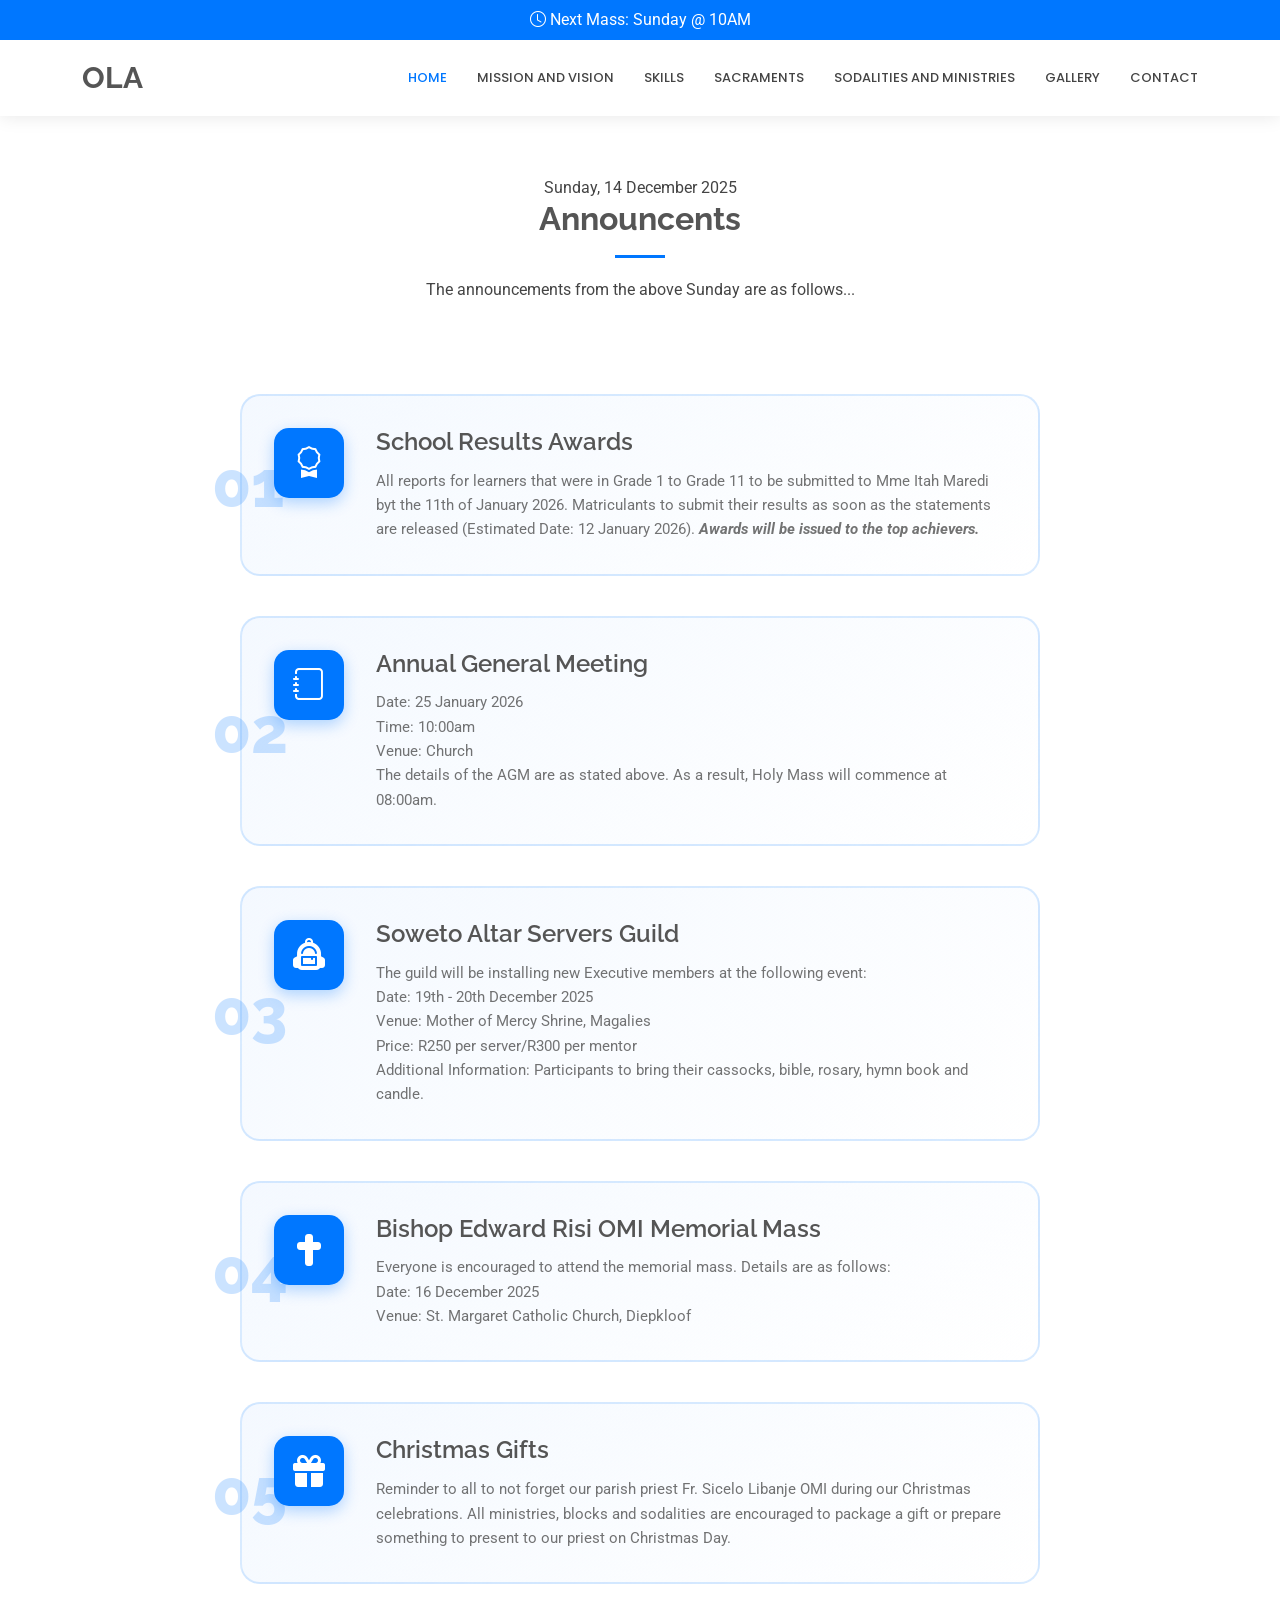
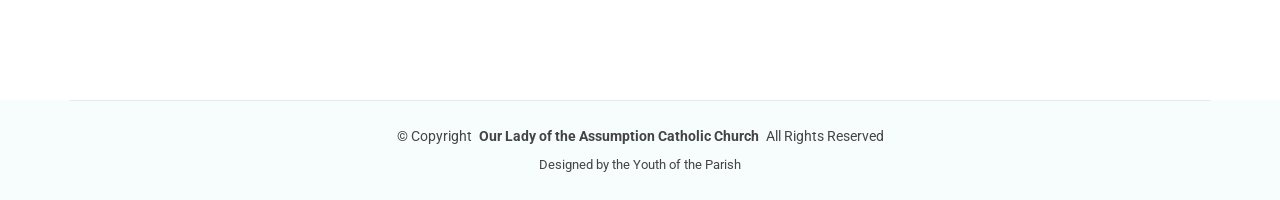
<file: newsletter.html>
<!DOCTYPE html>
<html lang="en">

<head>
  <meta charset="utf-8">
  <meta content="width=device-width, initial-scale=1.0" name="viewport">
  <title>Our Lady of the Assumption Catholic Church</title>
  <meta name="description" content="">
  <meta name="keywords" content="">

  <!-- Favicons -->
  <link href="assets/img/thatlogo.jpg" rel="icon">
  <link href="assets/img/thatlogo.jpg" rel="apple-touch-icon">

  <!-- Fonts -->
  <link href="https://fonts.googleapis.com" rel="preconnect">
  <link href="https://fonts.gstatic.com" rel="preconnect" crossorigin>
  <link href="https://fonts.googleapis.com/css2?family=Roboto:ital,wght@0,100;0,300;0,400;0,500;0,700;0,900;1,100;1,300;1,400;1,500;1,700;1,900&family=Poppins:ital,wght@0,100;0,200;0,300;0,400;0,500;0,600;0,700;0,800;0,900;1,100;1,200;1,300;1,400;1,500;1,600;1,700;1,800;1,900&family=Raleway:ital,wght@0,100;0,200;0,300;0,400;0,500;0,600;0,700;0,800;0,900;1,100;1,200;1,300;1,400;1,500;1,600;1,700;1,800;1,900&display=swap" rel="stylesheet">

  <!-- Vendor CSS Files -->
  <link href="assets/vendor/bootstrap/css/bootstrap.min.css" rel="stylesheet">
  <link href="assets/vendor/bootstrap-icons/bootstrap-icons.css" rel="stylesheet">
  <link href="assets/vendor/aos/aos.css" rel="stylesheet">
  <link href="assets/vendor/fontawesome-free/css/all.min.css" rel="stylesheet">
  <link href="assets/vendor/glightbox/css/glightbox.min.css" rel="stylesheet">
  <link href="assets/vendor/swiper/swiper-bundle.min.css" rel="stylesheet">

  <!-- Main CSS File -->
  <link href="assets/css/main.css" rel="stylesheet">

</head>

<body class="starter-page-page">

  <header id="header" class="header sticky-top">

    <div class="topbar d-flex align-items-center">
      <div class="container d-flex justify-content-center justify-content-md-center">
        <div class="d-flex align-items-center">
          <i class="bi bi-clock me-1"></i>Next Mass: Sunday @ 10AM
        </div>

      </div>
    </div>

    <div class="branding d-flex align-items-center">

      <div class="container position-relative d-flex align-items-center justify-content-end">
        <a href="/" class="logo d-flex align-items-center me-auto">
          <h1 class="sitename">OLA</h1> 
        </a>

        <nav id="navmenu" class="navmenu">
          <ul>
            <li><a href="/" class="active">Home</a></li>
            <li><a href="#mission">Mission and Vision</a></li>
            <li><a href="#newsletter">Skills</a></li>
            <li><a href="#ministries">Sacraments</a></li>
            <li><a href="#features">Sodalities and Ministries</a></li>
            <li><a href="#gallery">Gallery</a></li>
            <li><a href="#contact">Contact</a></li>
          </ul>
          <i class="mobile-nav-toggle d-xl-none bi bi-list"></i>
        </nav>

      </div>

    </div>

  </header>

  <main class="main">

    <!-- Steps Section -->
    <section id="steps" class="steps section">

      <!-- Section Title -->
      <div class="container section-title" data-aos="fade-up">
        <span class="description-title">Sunday, 14 December 2025</span>
        <h2>Announcents</h2>
        <p>The announcements from the above Sunday are as follows...</p>
      </div><!-- End Section Title -->

      <div class="container" data-aos="fade-up" data-aos-delay="100">

        <div class="steps-5">
          <div class="process-container">

            <div class="process-item" data-aos="fade-up" data-aos-delay="200">
              <div class="content">
                <span class="step-number">01</span>
                <div class="card-body">
                  <div class="step-icon">
                    <i class="bi bi-award"></i>
                  </div>
                  <div class="step-content">
                    <h3>School Results Awards</h3>
                    <p>All reports for learners that were in Grade 1 to Grade 11 to be submitted to Mme Itah Maredi byt the 11th of January 2026. Matriculants to submit their results as soon as the statements are released (Estimated Date: 12 January 2026). <em><strong>Awards will be issued to the top achievers.</strong></em></p>
                  </div>
                </div>
              </div>
            </div><!-- End Process Item -->

            <div class="process-item">
              <div class="content">
                <span class="step-number">02</span>
                <div class="card-body">
                  <div class="step-icon">
                    <i class="bi bi-journal"></i>
                  </div>
                  <div class="step-content">
                    <h3>Annual General Meeting</h3>
                    <p>Date: 25 January 2026</p>
                    <p>Time: 10:00am</p>
                    <p>Venue: Church</p>
                    <p>The details of the AGM are as stated above. As a result, Holy Mass will commence at 08:00am. </p>
                  </div>
                </div>
              </div>
            </div><!-- End Process Item -->

            <div class="process-item">
              <div class="content">
                <span class="step-number">03</span>
                <div class="card-body">
                  <div class="step-icon">
                    <i class="bi bi-backpack2-fill"></i>
                  </div>
                  <div class="step-content">
                    <h3>Soweto Altar Servers Guild</h3>
                    <p>The guild will be installing new Executive members at the following event:</p>
                    <p>Date: 19th - 20th December 2025</p>
                    <p>Venue: Mother of Mercy Shrine, Magalies</p>
                    <p>Price: R250 per server/R300 per mentor</p>
                    <p>Additional Information: Participants to bring their cassocks, bible, rosary, hymn book and candle.</p>
                  </div>
                </div>
              </div>
            </div><!-- End Process Item -->

            <div class="process-item">
              <div class="content">
                <span class="step-number">04</span>
                <div class="card-body">
                  <div class="step-icon">
                    <i class="fa-solid fa-cross"></i>
                  </div>
                  <div class="step-content">
                    <h3>Bishop Edward Risi OMI Memorial Mass</h3>
                    <p>Everyone is encouraged to attend the memorial mass. Details are as follows:</p>
                    <p>Date: 16 December 2025</p>
                    <p>Venue: St. Margaret Catholic Church, Diepkloof</p>
                  </div>
                </div>
              </div>
            </div><!-- End Process Item -->

            <div class="process-item">
              <div class="content">
                <span class="step-number">05</span>
                <div class="card-body">
                  <div class="step-icon">
                    <i class="fa-solid fa-gift"></i>
                  </div>
                  <div class="step-content">
                    <h3>Christmas Gifts</h3>
                    <p>Reminder to all to not forget our parish priest Fr. Sicelo Libanje OMI during our Christmas celebrations. All ministries, blocks and sodalities are encouraged to package a gift or prepare something to present to our priest on Christmas Day.</p>
                  </div>
                </div>
              </div>
            </div><!-- End Process Item -->

          </div>
        </div>

      </div>

    </section><!-- /Steps Section -->

  </main>

  <footer id="footer" class="footer light-background">

    <div class="container copyright text-center mt-4">
      <p>© <span>Copyright</span> <strong class="px-1 sitename">Our Lady of the Assumption Catholic Church</strong> <span>All Rights Reserved</span></p>
      <div class="credits">
        Designed by the Youth of the Parish 
      </div>
    </div>

  </footer>

  <!-- Scroll Top -->
  <a href="#" id="scroll-top" class="scroll-top d-flex align-items-center justify-content-center"><i class="bi bi-arrow-up-short"></i></a>

  <!-- Preloader -->
  <div id="preloader"></div>

  <!-- Vendor JS Files -->
  <script src="assets/vendor/bootstrap/js/bootstrap.bundle.min.js"></script>
  <script src="assets/vendor/php-email-form/validate.js"></script>
  <script src="assets/vendor/aos/aos.js"></script>
  <script src="assets/vendor/glightbox/js/glightbox.min.js"></script>
  <script src="assets/vendor/purecounter/purecounter_vanilla.js"></script>
  <script src="assets/vendor/swiper/swiper-bundle.min.js"></script>

  <!-- Main JS File -->
  <script src="assets/js/main.js"></script>

</body>

</html>
</file>
<file: assets/css/main.css>
/**
* Template Name: Medicio
* Template URL: https://bootstrapmade.com/medicio-free-bootstrap-theme/
* Updated: Aug 07 2024 with Bootstrap v5.3.3
* Author: BootstrapMade.com
* License: https://bootstrapmade.com/license/
*/

/*--------------------------------------------------------------
# Font & Color Variables
# Help: https://bootstrapmade.com/color-system/
--------------------------------------------------------------*/
/* Fonts */
:root {
  --default-font: "Roboto",  system-ui, -apple-system, "Segoe UI", Roboto, "Helvetica Neue", Arial, "Noto Sans", "Liberation Sans", sans-serif, "Apple Color Emoji", "Segoe UI Emoji", "Segoe UI Symbol", "Noto Color Emoji";
  --heading-font: "Raleway",  sans-serif;
  --nav-font: "Poppins",  sans-serif;
}

/* Global Colors - The following color variables are used throughout the website. Updating them here will change the color scheme of the entire website */
:root { 
  --background-color: #ffffff; /* Background color for the entire website, including individual sections */
  --default-color: #444444; /* Default color used for the majority of the text content across the entire website */
  --heading-color: #555555; /* Color for headings, subheadings and title throughout the website */
  --accent-color: #0077ff; /* Accent color that represents your brand on the website. It's used for buttons, links, and other elements that need to stand out */
  --surface-color: #ffffff; /* The surface color is used as a background of boxed elements within sections, such as cards, icon boxes, or other elements that require a visual separation from the global background. */
  --contrast-color: #ffffff; /* Contrast color for text, ensuring readability against backgrounds of accent, heading, or default colors. */
}

/* Nav Menu Colors - The following color variables are used specifically for the navigation menu. They are separate from the global colors to allow for more customization options */
:root {
  --nav-color: #444444;  /* The default color of the main navmenu links */
  --nav-hover-color: #0077ff; /* Applied to main navmenu links when they are hovered over or active */
  --nav-mobile-background-color: #ffffff; /* Used as the background color for mobile navigation menu */
  --nav-dropdown-background-color: #ffffff; /* Used as the background color for dropdown items that appear when hovering over primary navigation items */
  --nav-dropdown-color: #444444; /* Used for navigation links of the dropdown items in the navigation menu. */
  --nav-dropdown-hover-color: #0077ff; /* Similar to --nav-hover-color, this color is applied to dropdown navigation links when they are hovered over. */
}

/* Color Presets - These classes override global colors when applied to any section or element, providing reuse of the sam color scheme. */

.light-background {
  --background-color: #f7fcfc;
  --surface-color: #ffffff;
}

.dark-background {
  --background-color: #060606;
  --default-color: #ffffff;
  --heading-color: #ffffff;
  --surface-color: #252525;
  --contrast-color: #ffffff;
}

.accent-background {
  --background-color: #0077ff;
  --default-color: #ffffff;
  --heading-color: #ffffff;
  --surface-color: #0077ff;
}

/* Smooth scroll */
:root {
  scroll-behavior: smooth;
}

/*--------------------------------------------------------------
# General Styling & Shared Classes
--------------------------------------------------------------*/
body {
  color: var(--default-color);
  background-color: var(--background-color);
  font-family: var(--default-font);
}

a {
  color: var(--accent-color);
  text-decoration: none;
  transition: 0.3s;
}

a:hover {
  color: color-mix(in srgb, var(--accent-color), transparent 25%);
  text-decoration: none;
}

h1,
h2,
h3,
h4,
h5,
h6 {
  color: var(--heading-color);
  font-family: var(--heading-font);
}

/* Pulsating Play Button
------------------------------*/
.pulsating-play-btn {
  width: 94px;
  height: 94px;
  background: radial-gradient(var(--accent-color) 50%, color-mix(in srgb, var(--accent-color), transparent 75%) 52%);
  border-radius: 50%;
  display: block;
  position: relative;
  overflow: hidden;
}

.pulsating-play-btn:before {
  content: "";
  position: absolute;
  width: 120px;
  height: 120px;
  animation-delay: 0s;
  animation: pulsate-play-btn 2s;
  animation-direction: forwards;
  animation-iteration-count: infinite;
  animation-timing-function: steps;
  opacity: 1;
  border-radius: 50%;
  border: 5px solid color-mix(in srgb, var(--accent-color), transparent 30%);
  top: -15%;
  left: -15%;
  background: rgba(198, 16, 0, 0);
}

.pulsating-play-btn:after {
  content: "";
  position: absolute;
  left: 50%;
  top: 50%;
  transform: translateX(-40%) translateY(-50%);
  width: 0;
  height: 0;
  border-top: 10px solid transparent;
  border-bottom: 10px solid transparent;
  border-left: 15px solid #fff;
  z-index: 100;
  transition: all 400ms cubic-bezier(0.55, 0.055, 0.675, 0.19);
}

.pulsating-play-btn:hover:before {
  content: "";
  position: absolute;
  left: 50%;
  top: 50%;
  transform: translateX(-40%) translateY(-50%);
  width: 0;
  height: 0;
  border: none;
  border-top: 10px solid transparent;
  border-bottom: 10px solid transparent;
  border-left: 15px solid #fff;
  z-index: 200;
  animation: none;
  border-radius: 0;
}

.pulsating-play-btn:hover:after {
  border-left: 15px solid var(--accent-color);
  transform: scale(20);
}

@keyframes pulsate-play-btn {
  0% {
    transform: scale(0.6, 0.6);
    opacity: 1;
  }

  100% {
    transform: scale(1, 1);
    opacity: 0;
  }
}

/* PHP Email Form Messages
------------------------------*/
.php-email-form .error-message {
  display: none;
  background: #df1529;
  color: #ffffff;
  text-align: left;
  padding: 15px;
  margin-bottom: 24px;
  font-weight: 600;
}

.php-email-form .sent-message {
  display: none;
  color: #ffffff;
  background: #059652;
  text-align: center;
  padding: 15px;
  margin-bottom: 24px;
  font-weight: 600;
}

.php-email-form .loading {
  display: none;
  background: var(--surface-color);
  text-align: center;
  padding: 15px;
  margin-bottom: 24px;
}

.php-email-form .loading:before {
  content: "";
  display: inline-block;
  border-radius: 50%;
  width: 24px;
  height: 24px;
  margin: 0 10px -6px 0;
  border: 3px solid var(--accent-color);
  border-top-color: var(--surface-color);
  animation: php-email-form-loading 1s linear infinite;
}

@keyframes php-email-form-loading {
  0% {
    transform: rotate(0deg);
  }

  100% {
    transform: rotate(360deg);
  }
}

/*--------------------------------------------------------------
# Global Header
--------------------------------------------------------------*/
.header {
  color: var(--default-color);
  background-color: var(--background-color);
  transition: all 0.5s;
  z-index: 997;
  box-shadow: 0px 0 18px rgba(0, 0, 0, 0.1);
}

.header .topbar {
  background-color: var(--accent-color);
  color: var(--contrast-color);
  height: 40px;
  padding: 0;
  transition: all 0.5s;
}

.header .branding {
  min-height: 60px;
  padding: 10px 0;
}

.header .logo {
  line-height: 1;
}

.header .logo img {
  max-height: 36px;
  margin-right: 8px;
}

.header .logo h1 {
  font-size: 30px;
  margin: 0;
  font-weight: 700;
  color: var(--heading-color);
}

.header .cta-btn,
.header .cta-btn:focus {
  color: var(--contrast-color);
  background: var(--accent-color);
  font-size: 14px;
  padding: 8px 20px;
  margin: 0 5px 0 30px;
  border-radius: 4px;
  transition: 0.3s;
}

.header .cta-btn:hover,
.header .cta-btn:focus:hover {
  color: var(--contrast-color);
  background: color-mix(in srgb, var(--accent-color), transparent 15%);
}

/*--------------------------------------------------------------
# Navigation Menu
--------------------------------------------------------------*/
/* Navmenu - Desktop */
@media (min-width: 1200px) {
  .navmenu {
    padding: 0;
  }

  .navmenu ul {
    margin: 0;
    padding: 0;
    display: flex;
    list-style: none;
    align-items: center;
  }

  .navmenu li {
    position: relative;
  }

  .navmenu a,
  .navmenu a:focus {
    color: var(--nav-color);
    padding: 18px 15px;
    font-size: 13px;
    font-family: var(--nav-font);
    font-weight: 500;
    text-transform: uppercase;
    display: flex;
    align-items: center;
    justify-content: space-between;
    white-space: nowrap;
    transition: 0.3s;
  }

  .navmenu a i,
  .navmenu a:focus i {
    font-size: 12px;
    line-height: 0;
    margin-left: 5px;
    transition: 0.3s;
  }

  .navmenu li:last-child a {
    padding-right: 0;
  }

  .navmenu li:hover>a,
  .navmenu .active,
  .navmenu .active:focus {
    color: var(--nav-hover-color);
  }

  .navmenu .dropdown ul {
    margin: 0;
    padding: 10px 0;
    background: var(--nav-dropdown-background-color);
    display: block;
    position: absolute;
    visibility: hidden;
    left: 14px;
    top: 130%;
    opacity: 0;
    transition: 0.3s;
    border-radius: 4px;
    z-index: 99;
    box-shadow: 0px 0px 30px rgba(0, 0, 0, 0.1);
  }

  .navmenu .dropdown ul li {
    min-width: 200px;
  }

  .navmenu .dropdown ul a {
    padding: 10px 20px;
    font-size: 15px;
    text-transform: none;
    color: var(--nav-dropdown-color);
  }

  .navmenu .dropdown ul a i {
    font-size: 12px;
  }

  .navmenu .dropdown ul a:hover,
  .navmenu .dropdown ul .active:hover,
  .navmenu .dropdown ul li:hover>a {
    color: var(--nav-dropdown-hover-color);
  }

  .navmenu .dropdown:hover>ul {
    opacity: 1;
    top: 100%;
    visibility: visible;
  }

  .navmenu .dropdown .dropdown ul {
    top: 0;
    left: -90%;
    visibility: hidden;
  }

  .navmenu .dropdown .dropdown:hover>ul {
    opacity: 1;
    top: 0;
    left: -100%;
    visibility: visible;
  }
}

/* Navmenu - Mobile */
@media (max-width: 1199px) {
  .mobile-nav-toggle {
    color: var(--nav-color);
    font-size: 28px;
    line-height: 0;
    margin-right: 10px;
    cursor: pointer;
    transition: color 0.3s;
  }

  .navmenu {
    padding: 0;
    z-index: 9997;
  }

  .navmenu ul {
    display: none;
    list-style: none;
    position: absolute;
    inset: 60px 20px 20px 20px;
    padding: 10px 0;
    margin: 0;
    border-radius: 6px;
    background-color: var(--nav-mobile-background-color);
    overflow-y: auto;
    transition: 0.3s;
    z-index: 9998;
    box-shadow: 0px 0px 30px rgba(0, 0, 0, 0.1);
  }

  .navmenu a,
  .navmenu a:focus {
    color: var(--nav-dropdown-color);
    padding: 10px 20px;
    font-family: var(--nav-font);
    font-size: 17px;
    font-weight: 500;
    display: flex;
    align-items: center;
    justify-content: space-between;
    white-space: nowrap;
    transition: 0.3s;
  }

  .navmenu a i,
  .navmenu a:focus i {
    font-size: 12px;
    line-height: 0;
    margin-left: 5px;
    width: 30px;
    height: 30px;
    display: flex;
    align-items: center;
    justify-content: center;
    border-radius: 50%;
    transition: 0.3s;
    background-color: color-mix(in srgb, var(--accent-color), transparent 90%);
  }

  .navmenu a i:hover,
  .navmenu a:focus i:hover {
    background-color: var(--accent-color);
    color: var(--contrast-color);
  }

  .navmenu a:hover,
  .navmenu .active,
  .navmenu .active:focus {
    color: var(--nav-dropdown-hover-color);
  }

  .navmenu .active i,
  .navmenu .active:focus i {
    background-color: var(--accent-color);
    color: var(--contrast-color);
    transform: rotate(180deg);
  }

  .navmenu .dropdown ul {
    position: static;
    display: none;
    z-index: 99;
    padding: 10px 0;
    margin: 10px 20px;
    background-color: var(--nav-dropdown-background-color);
    border: 1px solid color-mix(in srgb, var(--default-color), transparent 90%);
    box-shadow: none;
    transition: all 0.5s ease-in-out;
  }

  .navmenu .dropdown ul ul {
    background-color: rgba(33, 37, 41, 0.1);
  }

  .navmenu .dropdown>.dropdown-active {
    display: block;
    background-color: rgba(33, 37, 41, 0.03);
  }

  .mobile-nav-active {
    overflow: hidden;
  }

  .mobile-nav-active .mobile-nav-toggle {
    color: #fff;
    position: absolute;
    font-size: 32px;
    top: 15px;
    right: 15px;
    margin-right: 0;
    z-index: 9999;
  }

  .mobile-nav-active .navmenu {
    position: fixed;
    overflow: hidden;
    inset: 0;
    background: rgba(33, 37, 41, 0.8);
    transition: 0.3s;
  }

  .mobile-nav-active .navmenu>ul {
    display: block;
  }
}

/*--------------------------------------------------------------
# Global Footer
--------------------------------------------------------------*/
.footer {
  color: var(--default-color);
  background-color: var(--background-color);
  font-size: 14px;
  position: relative;
}

.footer .footer-top {
  padding-top: 50px;
}

.footer .footer-about .logo {
  line-height: 1;
  margin-bottom: 25px;
}

.footer .footer-about .logo img {
  max-height: 40px;
  margin-right: 6px;
}

.footer .footer-about .logo span {
  color: var(--heading-color);
  font-family: var(--heading-font);
  font-size: 26px;
  font-weight: 700;
  letter-spacing: 1px;
}

.footer .footer-about p {
  font-size: 14px;
  font-family: var(--heading-font);
}

.footer .social-links a {
  display: flex;
  align-items: center;
  justify-content: center;
  width: 40px;
  height: 40px;
  border-radius: 50%;
  border: 1px solid color-mix(in srgb, var(--default-color), transparent 50%);
  font-size: 16px;
  color: color-mix(in srgb, var(--default-color), transparent 20%);
  margin-right: 10px;
  transition: 0.3s;
}

.footer .social-links a:hover {
  color: var(--accent-color);
  border-color: var(--accent-color);
}

.footer h4 {
  font-size: 16px;
  font-weight: bold;
  position: relative;
  padding-bottom: 12px;
}

.footer .footer-links {
  margin-bottom: 30px;
}

.footer .footer-links ul {
  list-style: none;
  padding: 0;
  margin: 0;
}

.footer .footer-links ul i {
  padding-right: 2px;
  font-size: 12px;
  line-height: 0;
}

.footer .footer-links ul li {
  padding: 10px 0;
  display: flex;
  align-items: center;
}

.footer .footer-links ul li:first-child {
  padding-top: 0;
}

.footer .footer-links ul a {
  color: color-mix(in srgb, var(--default-color), transparent 30%);
  display: inline-block;
  line-height: 1;
}

.footer .footer-links ul a:hover {
  color: var(--accent-color);
}

.footer .footer-contact p {
  margin-bottom: 5px;
}

.footer .copyright {
  padding: 25px 0;
  border-top: 1px solid color-mix(in srgb, var(--default-color), transparent 90%);
}

.footer .copyright p {
  margin-bottom: 0;
}

.footer .credits {
  margin-top: 8px;
  font-size: 13px;
}

/*--------------------------------------------------------------
# Preloader
--------------------------------------------------------------*/
#preloader {
  position: fixed;
  inset: 0;
  z-index: 9999;
  overflow: hidden;
  background-color: var(--background-color);
  transition: all 0.6s ease-out;
}

#preloader:before {
  content: "";
  position: fixed;
  top: calc(50% - 30px);
  left: calc(50% - 30px);
  border: 6px solid var(--accent-color);
  border-top-color: color-mix(in srgb, var(--accent-color), transparent 90%);
  border-radius: 50%;
  width: 60px;
  height: 60px;
  animation: animate-preloader 1s linear infinite;
}

@keyframes animate-preloader {
  0% {
    transform: rotate(0deg);
  }

  100% {
    transform: rotate(360deg);
  }
}

/*--------------------------------------------------------------
# Scroll Top Button
--------------------------------------------------------------*/
.scroll-top {
  position: fixed;
  visibility: hidden;
  opacity: 0;
  right: 15px;
  bottom: 80px;
  z-index: 99999;
  background-color: var(--accent-color);
  width: 40px;
  height: 40px;
  border-radius: 4px;
  transition: all 0.4s;
}

.scroll-top i {
  font-size: 24px;
  color: var(--contrast-color);
  line-height: 0;
}

.scroll-top:hover {
  background-color: color-mix(in srgb, var(--accent-color), transparent 20%);
  color: var(--contrast-color);
}

.scroll-top.active {
  visibility: visible;
  opacity: 1;
}

/*--------------------------------------------------------------
# Jubilee Prayer
--------------------------------------------------------------*/
.jubilee {
  position: fixed;
  right: 15px;
  bottom: 15px;
  z-index: 99999;
  width: 60px;
  height: 60px;
  border-radius: 50%;
  overflow: hidden;
  padding: 0;
  border: none;
  background: none;
}

.jubilee img {
  width: 100%;
  height: 100%;
  object-fit: cover;
  display: block;
}

.jubilee:hover {
  transform: scale(1.05);
  transition: transform 0.2s ease-in-out;
}

/*--------------------------------------------------------------
# Disable aos animation delay on mobile devices
--------------------------------------------------------------*/
@media screen and (max-width: 768px) {
  [data-aos-delay] {
    transition-delay: 0 !important;
  }
}

/*--------------------------------------------------------------
# Global Page Titles & Breadcrumbs
--------------------------------------------------------------*/
.page-title {
  color: var(--default-color);
  background-color: var(--background-color);
  position: relative;
}

.page-title .heading {
  padding: 80px 0;
  border-top: 1px solid color-mix(in srgb, var(--default-color), transparent 90%);
}

.page-title .heading h1 {
  font-size: 38px;
  font-weight: 700;
}

.page-title nav {
  background-color: color-mix(in srgb, var(--default-color), transparent 96%);
  padding: 20px 0;
}

.page-title nav ol {
  display: flex;
  flex-wrap: wrap;
  list-style: none;
  padding: 0;
  margin: 0;
  font-size: 16px;
  font-weight: 400;
}

.page-title nav ol li+li {
  padding-left: 10px;
}

.page-title nav ol li+li::before {
  content: "/";
  display: inline-block;
  padding-right: 10px;
  color: color-mix(in srgb, var(--default-color), transparent 70%);
}

/*--------------------------------------------------------------
# Global Sections
--------------------------------------------------------------*/
section,
.section {
  color: var(--default-color);
  background-color: var(--background-color);
  padding: 60px 0;
  scroll-margin-top: 120px;
  overflow: clip;
}

@media (max-width: 1199px) {

  section,
  .section {
    scroll-margin-top: 100px;
  }
}

/*--------------------------------------------------------------
# Global Section Titles
--------------------------------------------------------------*/
.section-title {
  text-align: center;
  padding-bottom: 60px;
  position: relative;
}

.section-title h2 {
  font-size: 32px;
  font-weight: 700;
  margin-bottom: 20px;
  padding-bottom: 20px;
  position: relative;
}

.section-title h2:after {
  content: "";
  position: absolute;
  display: block;
  width: 50px;
  height: 3px;
  background: var(--accent-color);
  left: 0;
  right: 0;
  bottom: 0;
  margin: auto;
}

.section-title p {
  margin-bottom: 0;
}

/*--------------------------------------------------------------
# Hero Section
--------------------------------------------------------------*/
.hero {
  padding: 0;
}

.hero .carousel {
  width: 100%;
  min-height: 70vh;
  padding: 0;
  margin: 0;
  position: relative;
}

@media (max-height: 500px),
(max-width: 580px) {
  .hero .carousel {
    min-height: 100vh;
  }
}

.hero img {
  position: absolute;
  inset: 0;
  display: block;
  width: 100%;
  height: 100%;
  object-fit: cover;
  z-index: 1;
}

.hero .carousel-item {
  position: absolute;
  inset: 0;
  background-size: cover;
  background-position: center;
  background-repeat: no-repeat;
  display: flex;
  justify-content: center;
  align-items: flex-end;
}

.hero .container {
  background: color-mix(in srgb, var(--surface-color), transparent 10%);
  position: relative;
  text-align: center;
  padding-top: 30px;
  padding-bottom: 30px;
  margin-bottom: 50px;
  border-top: 4px solid var(--accent-color);
  z-index: 3;
}

@media (max-width: 1200px) {
  .hero .container {
    margin-left: 50px;
    margin-right: 50px;
  }
}

.hero h2 {
  margin-bottom: 20px;
  font-size: 36px;
  font-weight: 700;
}

@media (max-width: 768px) {
  .hero h2 {
    font-size: 30px;
  }
}

.hero .btn-get-started {
  font-weight: 400;
  font-size: 14px;
  letter-spacing: 1px;
  display: inline-block;
  padding: 8px 32px;
  transition: 0.3s;
  margin: 10px;
  border-radius: 5px;
  color: var(--contrast-color);
  background: var(--accent-color);
}

.hero .btn-get-started:hover {
  background: color-mix(in srgb, var(--accent-color) 90%, white 15%);
}

.hero .carousel-control-prev {
  justify-content: start;
}

@media (min-width: 640px) {
  .hero .carousel-control-prev {
    padding-left: 15px;
  }
}

.hero .carousel-control-next {
  justify-content: end;
}

@media (min-width: 640px) {
  .hero .carousel-control-next {
    padding-right: 15px;
  }
}

.hero .carousel-control-next-icon,
.hero .carousel-control-prev-icon {
  background: none;
  font-size: 26px;
  line-height: 0;
  background: color-mix(in srgb, var(--default-color), transparent 90%);
  border-radius: 50px;
  color: var(--contrast-color);
  transition: 0.3s;
  width: 54px;
  height: 54px;
  display: flex;
  align-items: center;
  justify-content: center;
}

.hero .carousel-control-prev,
.hero .carousel-control-next {
  transition: 0.3s;
  opacity: 0.5;
}

.hero .carousel-control-prev:focus,
.hero .carousel-control-next:focus {
  opacity: 0.5;
}

.hero .carousel-control-prev:hover,
.hero .carousel-control-next:hover {
  opacity: 0.9;
}

.hero .carousel-control-prev:hover .carousel-control-next-icon,
.hero .carousel-control-prev:hover .carousel-control-prev-icon,
.hero .carousel-control-next:hover .carousel-control-next-icon,
.hero .carousel-control-next:hover .carousel-control-prev-icon {
  background: var(--accent-color);
  color: var(--contrast-color);
}

.hero .carousel-indicators li {
  cursor: pointer;
  background: var(--contrast-color);
  overflow: hidden;
  border: 0;
  width: 12px;
  height: 12px;
  border-radius: 50px;
  opacity: 1;
  transition: 0.3s;
}

.hero .carousel-indicators li.active {
  opacity: 1;
  background: var(--accent-color);
}

/*--------------------------------------------------------------
# Featured Services Section
--------------------------------------------------------------*/
.mission .service-item {
  background-color: var(--surface-color);
  box-shadow: 0px 0 25px 0 rgba(0, 0, 0, 0.1);
  padding: 50px 30px;
  transition: all 0.3s ease-in-out;
  height: 100%;
  position: relative;
  z-index: 1;
}

.mission .service-item:before {
  content: "";
  position: absolute;
  background: var(--accent-color);
  inset: 100% 0 0 0;
  transition: all 0.3s;
  z-index: -1;
}

.mission .service-item .icon {
  margin-bottom: 10px;
}

.mission .service-item .icon i {
  color: var(--accent-color);
  font-size: 36px;
  transition: ease-in-out 0.3s;
}

.mission .service-item h4 {
  font-weight: 700;
  margin-bottom: 15px;
  font-size: 20px;
}

.mission .service-item h4 a {
  color: var(--heading-color);
  transition: ease-in-out 0.3s;
}

.mission .service-item p {
  line-height: 24px;
  font-size: 14px;
  margin-bottom: 0;
  transition: ease-in-out 0.3s;
}

.mission .service-item:hover h4 a,
.mission .service-item:hover .icon i,
.mission .service-item:hover p, 
.mission .service-item:hover li,
.mission .service-item:hover .bi-check-circle {
  color: var(--contrast-color);
}

.bi-check-circle {
  color: var(--accent-color);
}

.mission .service-item:hover:before {
  background: var(--accent-color);
  inset: 0;
  border-radius: 0px;
}

.mission ul {
  list-style-position: inside;
}
/*--------------------------------------------------------------
# Call To Action Section
--------------------------------------------------------------*/
.newsletter {
  padding: 80px 0;
  position: relative;
  clip-path: inset(0);
}

.newsletter .container {
  position: relative;
  z-index: 3;
}

.newsletter h3 {
  font-size: 28px;
  font-weight: 700;
  color: var(--default-color);
}

.newsletter p {
  color: var(--default-color);
}

.newsletter .cta-btn {
  font-family: var(--heading-font);
  font-weight: 500;
  font-size: 16px;
  letter-spacing: 1px;
  display: inline-block;
  padding: 12px 40px;
  border-radius: 4px;
  transition: 0.3s;
  margin: 10px;
  border: 2px solid var(--contrast-color);
  color: var(--contrast-color);
}

.newsletter .cta-btn:hover {
  background: var(--contrast-color);
  color: var(--accent-color);
  border: 2px solid var(--accent-color);
}

/*--------------------------------------------------------------
# About Section
--------------------------------------------------------------*/
.about .content h3 {
  font-size: 1.75rem;
  font-weight: 700;
}

.about .content ul {
  list-style: none;
  padding: 0;
}

.about .content ul li {
  padding: 10px 0 0 0;
  display: flex;
}

.about .content ul i {
  color: var(--accent-color);
  margin-right: 0.5rem;
  line-height: 1.2;
  font-size: 1.25rem;
}

.about .content p:last-child {
  margin-bottom: 0;
}

.about .pulsating-play-btn {
  position: absolute;
  left: calc(50% - 47px);
  top: calc(50% - 47px);
}

/*--------------------------------------------------------------
# Stats Section
--------------------------------------------------------------*/
.stats .stats-item {
  background-color: var(--surface-color);
  box-shadow: 0px 0 30px rgba(0, 0, 0, 0.1);
  padding: 30px;
}

.stats .stats-item i {
  color: var(--accent-color);
  font-size: 42px;
  line-height: 0;
  margin-right: 20px;
}

.stats .stats-item span {
  color: var(--heading-color);
  font-size: 36px;
  display: block;
  font-weight: 600;
}

.stats .stats-item p {
  padding: 0;
  margin: 0;
  font-family: var(--heading-font);
  font-size: 16px;
}

/*--------------------------------------------------------------
# Features Section
--------------------------------------------------------------*/
.features .features-image {
  position: relative;
  min-height: 400px;
}

.features .features-image img {
  position: absolute;
  inset: 0;
  display: block;
  width: 100%;
  height: 100%;
  object-fit: cover;
  z-index: 1;
}

.features h3 {
  font-size: 28px;
  font-weight: 700;
  margin-bottom: 20px;
  padding-bottom: 20px;
  position: relative;
}

.features h3:after {
  content: "";
  background: var(--accent-color);
  position: absolute;
  display: block;
  width: 50px;
  height: 3px;
  left: 0;
  bottom: 0;
}

.features .icon-box {
  margin-top: 50px;
}

.features .icon-box i {
  color: var(--accent-color);
  background-color: var(--surface-color);
  display: flex;
  align-items: center;
  justify-content: center;
  margin-right: 25px;
  font-size: 28px;
  width: 56px;
  height: 56px;
  border-radius: 4px;
  line-height: 0;
  box-shadow: 0px 2px 30px rgba(0, 0, 0, 0.1);
  transition: 0.3s;
}

.features .icon-box:hover i {
  background-color: var(--accent-color);
  color: var(--contrast-color);
}

.features .icon-box h4 {
  font-weight: 700;
  margin-bottom: 10px;
  font-size: 18px;
}

.features .icon-box h4 a {
  color: var(--heading-color);
  transition: 0.3s;
}

.features .icon-box h4 a:hover {
  color: var(--accent-color);
}

.features .icon-box p {
  line-height: 24px;
  font-size: 14px;
  margin-bottom: 0;
}

/*--------------------------------------------------------------
# Services Section
--------------------------------------------------------------*/
.services .service-item {
  text-align: center;
  padding: 20px;
  transition: all ease-in-out 0.3s;
  height: 100%;
}

.services .service-item .icon {
  background-color: var(--surface-color);
  color: var(--accent-color);
  margin: 0 auto;
  width: 80px;
  height: 80px;
  border-radius: 50px;
  display: flex;
  align-items: center;
  justify-content: center;
  margin-bottom: 20px;
  transition: 0.3s;
  font-size: 32px;
  transition: ease-in-out 0.3s;
  box-shadow: 0px 0 25px rgba(0, 0, 0, 0.1);
}

.services .service-item h3 {
  font-weight: 700;
  margin-bottom: 15px;
  padding-bottom: 15px;
  font-size: 22px;
  transition: 0.3s;
  position: relative;
}

.services .service-item h3:after {
  content: "";
  position: absolute;
  display: block;
  width: 50px;
  height: 2px;
  background: var(--accent-color);
  bottom: 0;
  left: calc(50% - 25px);
}

.services .service-item p {
  line-height: 24px;
  font-size: 14px;
  margin-bottom: 0;
}

.services .service-item:hover .icon {
  box-shadow: 0px 0 40px rgba(0, 0, 0, 0.1);
}

.services .service-item:hover h3 {
  color: var(--accent-color);
}

.service-item:hover h4 {
  color: var(--contrast-color);
}

.service-item ul {
  list-style: none; 
  padding: 0;
}

.service-item li {
  display: flex;
  gap: 8px;
}

/*--------------------------------------------------------------
# Appointment Section
--------------------------------------------------------------*/
.appointment .php-email-form {
  width: 100%;
}

.appointment .php-email-form .form-group {
  padding-bottom: 8px;
}

.appointment .php-email-form input,
.appointment .php-email-form textarea,
.appointment .php-email-form select {
  color: var(--default-color);
  background-color: var(--surface-color);
  border-color: color-mix(in srgb, var(--default-color), transparent 80%);
  border-radius: 0;
  box-shadow: none;
  font-size: 14px;
  padding: 10px !important;
}

.appointment .php-email-form input:focus,
.appointment .php-email-form textarea:focus,
.appointment .php-email-form select:focus {
  border-color: var(--accent-color);
}

.appointment .php-email-form input::placeholder,
.appointment .php-email-form textarea::placeholder,
.appointment .php-email-form select::placeholder {
  color: color-mix(in srgb, var(--default-color), transparent 70%);
}

.appointment .php-email-form input,
.appointment .php-email-form select {
  height: 44px;
}

.appointment .php-email-form textarea {
  padding: 10px 12px;
}

.appointment .php-email-form button[type=submit] {
  background: var(--accent-color);
  border: 0;
  padding: 10px 35px;
  color: #fff;
  transition: 0.4s;
  border-radius: 4px;
}

.appointment .php-email-form button[type=submit]:hover {
  background: color-mix(in srgb, var(--accent-color) 90%, white 15%);
}

/*--------------------------------------------------------------
# Tabs Section
--------------------------------------------------------------*/
.tabs {
  overflow: hidden;
}

.newsletter .nav-tabs {
  border: 0;
}

.tabs .nav-link {
  border: 0;
  padding: 12px 15px 12px 0;
  transition: 0.3s;
  color: var(--default-color);
  border-radius: 0;
  border-right: 2px solid color-mix(in srgb, var(--default-color), transparent 90%);
  font-weight: 600;
  font-size: 15px;
}

.tabs .nav-link:hover {
  color: var(--accent-color);
}

.tabs .nav-link.active {
  color: var(--accent-color);
  border-color: var(--accent-color);
  background-color: var(--background-color);
}

.tabs .tab-pane.active {
  animation: fadeIn 0.5s ease-out;
}

.tabs .details h3 {
  font-size: 26px;
  font-weight: 600;
  margin-bottom: 20px;
}

.tabs .details p {
  color: color-mix(in srgb, var(--default-color), transparent 20%);
}

.tabs .details p:last-child {
  margin-bottom: 0;
}

@media (max-width: 992px) {
  .tabs .nav-link {
    border: 0;
    padding: 15px;
  }

  .tabs .nav-link.active {
    color: var(--contrast-color);
    background: var(--accent-color);
  }
}

/*--------------------------------------------------------------
# Testimonials Section
--------------------------------------------------------------*/
.testimonials .testimonials-carousel,
.testimonials .testimonials-slider {
  overflow: hidden;
}

.testimonials .testimonial-item {
  box-sizing: content-box;
  min-height: 320px;
}

.testimonials .testimonial-item .testimonial-img {
  width: 90px;
  border-radius: 50%;
  margin: -40px 0 0 40px;
  position: relative;
  z-index: 2;
  border: 6px solid var(--background-color);
}

.testimonials .testimonial-item h3 {
  font-size: 18px;
  font-weight: bold;
  margin: 10px 0 5px 45px;
}

.testimonials .testimonial-item h4 {
  font-size: 14px;
  color: color-mix(in srgb, var(--default-color), transparent 20%);
  margin: 0 0 0 45px;
}

.testimonials .testimonial-item .quote-icon-left,
.testimonials .testimonial-item .quote-icon-right {
  color: color-mix(in srgb, var(--accent-color), transparent 50%);
  font-size: 26px;
  line-height: 0;
}

.testimonials .testimonial-item .quote-icon-left {
  display: inline-block;
  left: -5px;
  position: relative;
}

.testimonials .testimonial-item .quote-icon-right {
  display: inline-block;
  right: -5px;
  position: relative;
  top: 10px;
  transform: scale(-1, -1);
}

.testimonials .testimonial-item p {
  font-style: italic;
  margin: 0 15px 0 15px;
  padding: 20px 20px 60px 20px;
  background: color-mix(in srgb, var(--default-color), transparent 97%);
  position: relative;
  border-radius: 6px;
  position: relative;
  z-index: 1;
}

.testimonials .swiper-wrapper {
  height: auto;
}

.testimonials .swiper-pagination {
  margin-top: 20px;
  position: relative;
}

.testimonials .swiper-pagination .swiper-pagination-bullet {
  width: 12px;
  height: 12px;
  background-color: var(--background-color);
  opacity: 1;
  border: 1px solid var(--accent-color);
}

.testimonials .swiper-pagination .swiper-pagination-bullet-active {
  background-color: var(--accent-color);
}

/*--------------------------------------------------------------
# Doctors Section
--------------------------------------------------------------*/
.doctors .team-member {
  background-color: var(--surface-color);
  overflow: hidden;
  border-radius: 5px;
  box-shadow: 0px 2px 15px rgba(0, 0, 0, 0.1);
  height: 100%;
}

.doctors .team-member .member-img {
  position: relative;
  overflow: hidden;
}

.doctors .team-member .social {
  position: absolute;
  left: 0;
  bottom: 30px;
  right: 0;
  opacity: 0;
  transition: ease-in-out 0.3s;
  text-align: center;
}

.doctors .team-member .social a {
  background: color-mix(in srgb, var(--contrast-color), transparent 25%);
  color: color-mix(in srgb, var(--default-color), transparent 20%);
  margin: 0 3px;
  border-radius: 4px;
  width: 36px;
  height: 36px;
  transition: ease-in-out 0.3s;
  display: inline-flex;
  justify-content: center;
  align-items: center;
}

.doctors .team-member .social a:hover {
  color: var(--contrast-color);
  background: var(--accent-color);
}

.doctors .team-member .social i {
  font-size: 18px;
  line-height: 0;
}

.doctors .team-member .member-info {
  padding: 25px 15px;
}

.doctors .team-member .member-info h4 {
  font-weight: 700;
  margin-bottom: 5px;
  font-size: 18px;
}

.doctors .team-member .member-info span {
  display: block;
  font-size: 13px;
  font-weight: 400;
  color: color-mix(in srgb, var(--default-color), transparent 40%);
}

.doctors .team-member:hover .social {
  opacity: 1;
  bottom: 15px;
}

/*--------------------------------------------------------------
# Gallery Section
--------------------------------------------------------------*/
.gallery {
  overflow: hidden;
}

.gallery .swiper-wrapper {
  height: auto;
}

.gallery .swiper-pagination {
  margin-top: 20px;
  position: relative;
}

.gallery .swiper-pagination .swiper-pagination-bullet {
  background-color: var(--background-color);
  border: 1px solid var(--accent-color);
  width: 12px;
  height: 12px;
  opacity: 1;
}

.gallery .swiper-pagination .swiper-pagination-bullet-active {
  background-color: var(--accent-color);
}

.gallery .swiper-slide-active {
  text-align: center;
}

@media (min-width: 992px) {
  .gallery .swiper-wrapper {
    padding: 40px 0;
  }

  .gallery .swiper-slide-active {
    background: var(--background-color);
    border: 6px solid var(--accent-color);
    padding: 4px;
    z-index: 1;
    transform: scale(1.2);
    transition: none;
  }
}

/*--------------------------------------------------------------
# Pricing Section
--------------------------------------------------------------*/
.pricing .pricing-item {
  background-color: var(--surface-color);
  box-shadow: 0px 0px 4px rgba(0, 0, 0, 0.1);
  padding: 20px;
  text-align: center;
  border-radius: 5px;
  position: relative;
  overflow: hidden;
}

.pricing .pricing-item h3 {
  font-weight: 400;
  margin: -20px -20px 20px -20px;
  padding: 20px 15px;
  font-size: 16px;
  font-weight: 600;
  color: color-mix(in srgb, var(--default-color), transparent 20%);
  background: color-mix(in srgb, var(--default-color), transparent 95%);
}

.pricing .pricing-item h4 {
  font-size: 36px;
  font-weight: 600;
  font-family: var(--heading-font);
}

.pricing .pricing-item h4 sup {
  font-size: 20px;
  top: -15px;
  left: -3px;
}

.pricing .pricing-item h4 span {
  color: color-mix(in srgb, var(--default-color), transparent 40%);
  font-size: 16px;
  font-weight: 300;
}

.pricing .pricing-item ul {
  padding: 15px 0;
  list-style: none;
  text-align: center;
  line-height: 20px;
  font-size: 14px;
}

.pricing .pricing-item ul li {
  padding-bottom: 16px;
}

.pricing .pricing-item ul i {
  color: var(--accent-color);
  font-size: 18px;
  padding-right: 4px;
}

.pricing .pricing-item ul .na {
  color: color-mix(in srgb, var(--default-color), transparent 40%);
  text-decoration: line-through;
}

.pricing .btn-wrap {
  background: color-mix(in srgb, var(--default-color), transparent 95%);
  margin: 0 -20px -20px -20px;
  padding: 20px 15px;
  text-align: center;
}

.pricing .btn-buy {
  background: var(--accent-color);
  color: var(--contrast-color);
  display: inline-block;
  padding: 8px 35px 10px 35px;
  border-radius: 4px;
  transition: none;
  font-size: 14px;
  font-weight: 400;
  font-family: var(--heading-font);
  font-weight: 600;
  transition: 0.3s;
}

.pricing .btn-buy:hover {
  background: color-mix(in srgb, var(--accent-color), transparent 20%);
}

.pricing .featured h3 {
  background: var(--accent-color);
  color: var(--contrast-color);
}

.pricing .advanced {
  background: var(--accent-color);
  color: var(--contrast-color);
  width: 200px;
  position: absolute;
  top: 18px;
  right: -68px;
  transform: rotate(45deg);
  z-index: 1;
  font-size: 14px;
  padding: 1px 0 3px 0;
}

/*--------------------------------------------------------------
# Faq Section
--------------------------------------------------------------*/
.faq .faq-container .faq-item {
  background-color: var(--surface-color);
  position: relative;
  padding: 20px;
  margin-bottom: 15px;
  border: 1px solid color-mix(in srgb, var(--default-color), transparent 85%);
  border-radius: 5px;
  overflow: hidden;
}

.faq .faq-container .faq-item:last-child {
  margin-bottom: 0;
}

.faq .faq-container .faq-item h3 {
  font-weight: 600;
  font-size: 16px;
  line-height: 24px;
  margin: 0 30px 0 0;
  transition: 0.3s;
  cursor: pointer;
  display: flex;
  align-items: center;
}

.faq .faq-container .faq-item h3 .num {
  color: var(--accent-color);
  padding-right: 5px;
}

.faq .faq-container .faq-item h3:hover {
  color: var(--accent-color);
}

.faq .faq-container .faq-item .faq-content {
  display: grid;
  grid-template-rows: 0fr;
  transition: 0.3s ease-in-out;
  visibility: hidden;
  opacity: 0;
}

.faq .faq-container .faq-item .faq-content p {
  margin-bottom: 0;
  overflow: hidden;
}

.faq .faq-container .faq-item .faq-toggle {
  position: absolute;
  top: 20px;
  right: 20px;
  font-size: 16px;
  line-height: 0;
  transition: 0.3s;
  cursor: pointer;
}

.faq .faq-container .faq-item .faq-toggle:hover {
  color: var(--accent-color);
}

.faq .faq-container .faq-active {
  border-color: var(--accent-color);
}

.faq .faq-container .faq-active h3 {
  color: var(--accent-color);
}

.faq .faq-container .faq-active .faq-content {
  grid-template-rows: 1fr;
  visibility: visible;
  opacity: 1;
  padding-top: 10px;
}

.faq .faq-container .faq-active .faq-toggle {
  transform: rotate(90deg);
  color: var(--accent-color);
}

/*--------------------------------------------------------------
# Contact Section
--------------------------------------------------------------*/
.contact .info-item {
  background-color: var(--surface-color);
  box-shadow: 0px 0px 20px rgba(0, 0, 0, 0.1);
  padding: 24px 0 30px 0;
}

.contact .info-item i {
  color: var(--accent-color);
  width: 56px;
  height: 56px;
  font-size: 24px;
  display: flex;
  justify-content: center;
  align-items: center;
  transition: all 0.3s ease-in-out;
  border-radius: 50%;
  border: 2px dotted color-mix(in srgb, var(--accent-color), transparent 40%);
}

.contact .info-item h3 {
  font-size: 20px;
  color: color-mix(in srgb, var(--default-color), transparent 20%);
  font-size: 18px;
  font-weight: 700;
  margin: 10px 0;
}

.contact .info-item p {
  padding: 0;
  margin-bottom: 0;
  font-size: 14px;
}

.contact .php-email-form {
  background-color: var(--surface-color);
  box-shadow: 0px 0px 20px rgba(0, 0, 0, 0.1);
  height: 100%;
  padding: 30px;
}

@media (max-width: 575px) {
  .contact .php-email-form {
    padding: 20px;
  }
}

.contact .php-email-form input[type=text],
.contact .php-email-form input[type=email],
.contact .php-email-form textarea {
  font-size: 14px;
  padding: 10px 15px;
  box-shadow: none;
  border-radius: 0;
  color: var(--default-color);
  background-color: var(--surface-color);
  border-color: color-mix(in srgb, var(--default-color), transparent 80%);
}

.contact .php-email-form input[type=text]:focus,
.contact .php-email-form input[type=email]:focus,
.contact .php-email-form textarea:focus {
  border-color: var(--accent-color);
}

.contact .php-email-form input[type=text]::placeholder,
.contact .php-email-form input[type=email]::placeholder,
.contact .php-email-form textarea::placeholder {
  color: color-mix(in srgb, var(--default-color), transparent 70%);
}

.contact .php-email-form button[type=submit] {
  color: var(--contrast-color);
  background: var(--accent-color);
  border: 0;
  padding: 10px 30px;
  transition: 0.4s;
  border-radius: 4px;
}

.contact .php-email-form button[type=submit]:hover {
  background: color-mix(in srgb, var(--accent-color), transparent 20%);
}

/*--------------------------------------------------------------
# Service Details Section
--------------------------------------------------------------*/
.service-details .services-list {
  background-color: var(--surface-color);
  padding: 10px 30px;
  border: 1px solid color-mix(in srgb, var(--default-color), transparent 90%);
  margin-bottom: 20px;
}

.service-details .services-list a {
  display: block;
  line-height: 1;
  padding: 8px 0 8px 15px;
  border-left: 3px solid color-mix(in srgb, var(--default-color), transparent 70%);
  margin: 20px 0;
  color: color-mix(in srgb, var(--default-color), transparent 20%);
  transition: 0.3s;
}

.service-details .services-list a.active {
  color: var(--heading-color);
  font-weight: 700;
  border-color: var(--accent-color);
}

.service-details .services-list a:hover {
  border-color: var(--accent-color);
}

.service-details .services-img {
  margin-bottom: 20px;
}

.service-details h3 {
  font-size: 26px;
  font-weight: 700;
}

.service-details h4 {
  font-size: 20px;
  font-weight: 700;
}

.service-details p {
  font-size: 15px;
}

.service-details ul {
  list-style: none;
  padding: 0;
  font-size: 15px;
}

.service-details ul li {
  padding: 5px 0;
  display: flex;
  align-items: center;
}

.service-details ul i {
  font-size: 20px;
  margin-right: 8px;
  color: var(--accent-color);
}

/*--------------------------------------------------------------
# Newsletter
--------------------------------------------------------------*/
.pdf {
  width: 100%;
  aspect-ratio: 4 / 3;
}
/*--------------------------------------------------------------
# Sacraments Section
--------------------------------------------------------------*/
.sacraments .sacrament {
  position: relative;
}

.sacraments .sacrament .sacrament-img {
  margin: 0 80px;
  border-radius: 50%;
  overflow: hidden;
  position: relative;
  border: 4px solid var(--background-color);
  box-shadow: 0 15px 35px -10px rgba(0, 0, 0, 0.2);
}

@media (max-width: 1024px) {
  .sacraments .sacrament .sacrament-img {
    margin: 0 30px;
  }
}

.sacraments .sacrament .sacrament-img img {
  position: relative;
  z-index: 1;
}

.sacraments .sacrament .sacrament-img .social {
  position: absolute;
  inset: 0;
  background-color: rgba(0, 0, 0, 0.6);
  display: flex;
  justify-content: center;
  align-items: center;
  z-index: 2;
  padding-bottom: 20px;
  transition: 0.3s;
  visibility: hidden;
  opacity: 0;
}

.sacraments .sacrament .sacrament-img .social a {
  transition: 0.3s;
  color: var(--contrast-color);
  font-size: 20px;
  margin: 0 8px;
}

.sacraments .sacrament .sacrament-img .social a:hover {
  color: var(--accent-color);
}

.sacraments .sacrament .sacrament-info {
  margin-top: 30px;
}

.sacraments .sacrament .sacrament-info h4 {
  font-weight: 700;
  margin-bottom: 6px;
  font-size: 18px;
}

.sacraments .sacrament .sacrament-info span {
  font-style: italic;
  display: block;
  font-size: 15px;
  color: color-mix(in srgb, var(--default-color), transparent 40%);
  margin-bottom: 10px;
}

.sacraments .sacrament .sacrament-info p {
  margin-bottom: 0;
  font-size: 14px;
}

.sacraments .sacrament:hover .sacrament-img .social {
  padding-bottom: 0;
  visibility: visible;
  opacity: 1;
}

.sacraments .btn-read-more {
  font-weight: 400;
  font-size: 14px;
  letter-spacing: 1px;
  display: inline-block;
  padding: 8px 32px;
  transition: 0.3s;
  margin: 10px;
  border-radius: 70px;
  color: var(--contrast-color);
  background: var(--accent-color);
}

.sacraments .btn-read-more:hover {
  color: var(--accent-color);
  background: var(--contrast-color);
  border: 2px solid var(--accent-color);
}

.sacraments .offcanvas {
  background-color: var(--contrast-color);;
  opacity: 0.9; 
}

/*--------------------------------------------------------------
# Features Section
--------------------------------------------------------------*/
.features .nav-tabs {
  border: 0;
  background-color: color-mix(in srgb, var(--default-color), transparent 96%);
  display: inline-flex;
  align-items: center;
  justify-content: center;
  border-radius: 50px;
  padding: 6px;
  width: auto;
}

.features .nav-item {
  margin: 0;
  padding: 0 5px 0 0;
}

.features .nav-item:last-child {
  padding-right: 0;
}

.features .nav-link {
  background-color: none;
  color: var(--heading-color);
  padding: 10px 30px;
  transition: 0.3s;
  border-radius: 50px;
  display: flex;
  align-items: center;
  justify-content: center;
  cursor: pointer;
  height: 100%;
  border: 0;
  margin: 0;
}

@media (max-width: 468px) {
  .features .nav-link {
    padding: 8px 20px;
  }
}

.features .nav-link i {
  padding-right: 15px;
  font-size: 48px;
}

.features .nav-link h4 {
  font-size: 14px;
  font-weight: 500;
  margin: 0;
}

.features .nav-link:hover {
  border-color: color-mix(in srgb, var(--default-color), transparent 80%);
}

.features .nav-link:hover h4 {
  color: var(--accent-color);
}

.features .nav-link.active {
  background-color: var(--accent-color);
  border-color: var(--accent-color);
}

.features .nav-link.active h4 {
  color: var(--contrast-color);
}

.features .tab-content .sodality-block {
  margin-top: 30px;
}

.features .tab-pane h3 {
  color: var(--heading-color);
  font-weight: 700;
  font-size: 32px;
  position: relative;
  margin-bottom: 20px;
  padding-bottom: 20px;
}

.features .tab-pane h3:after {
  content: "";
  position: absolute;
  display: block;
  width: 60px;
  height: 3px;
  background: var(--accent-color);
  left: 0;
  bottom: 0;
}

.features .tab-pane ul {
  list-style: none;
  padding: 0;
}

.features .tab-pane ul li {
  padding-top: 10px;
}

.features .tab-pane ul i {
  font-size: 20px;
  padding-right: 4px;
  color: var(--accent-color);
}

.features .tab-pane p:last-child {
  margin-bottom: 0;
}

.features .sub .nav-pills {
  border-bottom: 1px solid color-mix(in srgb, var(--default-color), transparent 85%);
}

.features .sub .nav-pills li+li {
  margin-left: 40px;
}

.features .sub .nav-link {
  background: none;
  font-size: 18px;
  font-weight: 400;
  color: var(--default-color);
  padding: 12px 0;
  margin-bottom: -2px;
  border-radius: 0;
}

.features .sub .nav-link.active {
  color: var(--accent-color);
  background: none;
  border-bottom: 3px solid var(--accent-color);
}

@media (max-width: 575px) {
  .features .sub .nav-link {
    font-size: 16px;
  }

  .features .sub .nav-pills li+li {
    margin-left: 10px;
  }
}

/*--------------------------------------------------------------
# Features Details Section
--------------------------------------------------------------*/
.features-details .features-item+.features-item {
  margin-top: 60px;
  color: color-mix(in srgb, var(--accent-color), transparent 95%);
}

.features-details .features-item .content {
  background-color: color-mix(in srgb, var(--accent-color), transparent 95%);
  color: color-mix(in srgb, var(--default-color), transparent 40%);
  padding: 30px;
  border-radius: 10px;
}

.features .content {
  border-radius: 15px;
} 

.features-details .features-item h3 {
  font-weight: 700;
  font-size: 26px;
  margin-bottom: 15px;
}

.features-details .features-item .more-btn {
  background-color: var(--accent-color);
  color: var(--contrast-color);
  padding: 6px 30px;
  border-radius: 6px;
}

.features-details .features-item .more-btn:hover {
  background-color: color-mix(in srgb, var(--accent-color), transparent 20%);
}

.features-details .features-item ul {
  list-style: none;
  padding: 0;
}

.features-details .features-item ul li {
  padding-bottom: 10px;
  display: flex;
  align-items: center;
}

.features-details .features-item ul li:last-child {
  padding-bottom: 0;
}

.features-details .features-item ul i {
  font-size: 20px;
  margin-right: 10px;
  color: var(--accent-color);
}

.features-details .features-item img {
  border-radius: 15px;
}

/*Agri Stuff*/
#about-tab1 {
  border-radius: 15px;
}

.about .section-title {
  margin-bottom: 60px;
}

#sacredheart .content{
  background: #500d0dec;
}

#sacredheart .content-title {
  color: #0f1030;
}

#stanne .content{
  background: #380052ec;
}

#stanne .content-title {
  color: #c072ff;
}

#cwl .content{
  background: #000852;
}

#cwl .content-title {
  color: #ffffff;
}

#ssvp .content{
  background: #3e9bb3;
}

#ssvp .content-title {
  color: #ffffff;
}

#spred .content{
  background: #015501;
}


#dosa .content{
  background: #e5b4fcec;
}

#dosa .content-title {
  color: #c072ff;
}

#cecilia .content{
  background: #ff0000;
}

#cecilia .content-title {
  color: #000000;
}

#masolenyana .content{
  background: #000b6d;
}

#masolenyana .content-subtitle {
  color: #e5ff00;
}

#masolenyana .content-title {
  color: #ff0000;
}

#altarservers .content{
  background: #000000;
}

#altarservers .content-title {
  color: #474747;
}

.about .content {
  background: var(--accent-color);
  color: var(--contrast-color);
  padding: 7rem 0;
}

.about .content .img-overlap {
  margin-top: -150px;
  border-radius: 15px;
}

.about p {
  color: var(--contrast-color);
}

.about .content-title {
  color: var(--contrast-color);
  font-weight: 300;
  text-align: left;
}

.about .content-title strong {
  font-weight: 700;
}

.about .content-subtitle {
  font-weight: 300;
  color: var(--contrast-color);
  text-transform: uppercase;
  font-size: 1.3rem;
}

/*--------------------------------------------------------------
# Steps Section
--------------------------------------------------------------*/
.steps .process-container {
  max-width: 800px;
  margin: 0 auto;
  padding: 2rem 0;
}

.steps .process-item {
  display: flex;
  flex-direction: column;
  align-items: center;
  position: relative;
  padding-bottom: 2.5rem;
}

.steps .process-item:last-child {
  padding-bottom: 0;
}

.steps .process-item .content {
  width: 100%;
  position: relative;
  background: linear-gradient(145deg, color-mix(in srgb, var(--accent-color), transparent 95%), var(--surface-color));
  border: 2px solid color-mix(in srgb, var(--accent-color), transparent 85%);
  border-radius: 20px;
  transition: transform 0.3s ease, box-shadow 0.3s ease;
}

.steps .process-item .content:hover {
  transform: translateX(10px);
  box-shadow: -8px 8px 25px rgba(0, 0, 0, 0.1);
}

.steps .process-item .content:hover .step-icon {
  background: linear-gradient(135deg, color-mix(in srgb, var(--accent-color), transparent 15%), var(--accent-color));
  transform: rotate(10deg);
}

.steps .process-item .content:hover .step-number {
  transform: translateX(-5px);
  opacity: 1;
}

.steps .process-item .step-number {
  position: absolute;
  left: -30px;
  top: 50%;
  transform: translateY(-50%);
  font-size: 4rem;
  font-weight: 800;
  color: var(--accent-color);
  font-family: var(--heading-font);
  line-height: 1;
  opacity: 0.2;
  transition: transform 0.3s ease, opacity 0.3s ease;
}

.steps .process-item .card-body {
  padding: 2rem;
  display: flex;
  align-items: flex-start;
  gap: 2rem;
}

.steps .process-item .step-icon {
  flex-shrink: 0;
  width: 70px;
  height: 70px;
  background-color: var(--accent-color);
  border-radius: 15px;
  display: grid;
  place-items: center;
  transition: all 0.3s ease;
  box-shadow: 0 5px 15px color-mix(in srgb, var(--accent-color), transparent 70%);
}

.steps .process-item .step-icon i {
  font-size: 2rem;
  color: var(--contrast-color);
}

.steps .process-item .step-content h3 {
  color: var(--heading-color);
  font-size: 1.5rem;
  margin-bottom: 0.75rem;
  font-weight: 600;
}

.steps .process-item .step-content p {
  color: color-mix(in srgb, var(--default-color), transparent 25%);
  font-size: 0.95rem;
  line-height: 1.6;
  margin: 0;
}

.steps .process-item .arrow {
  color: color-mix(in srgb, var(--accent-color), transparent 50%);
  margin: 1rem 0;
  width: 100px;
  height: 100px;
  opacity: 0.7;
}

@media (max-width: 767.98px) {
  .steps .process-container {
    padding: 1rem 0;
  }

  .steps .process-item {
    padding-bottom: 2rem;
  }

  .steps .process-item .content {
    border-width: 1px;
  }

  .steps .process-item .content:hover {
    transform: translateY(-5px);
  }

  .steps .process-item .step-number {
    font-size: 3rem;
    left: 50%;
    top: -1.5rem;
    transform: translateX(-50%);
  }

  .steps .process-item .step-number:hover {
    transform: translateX(-50%);
  }

  .steps .process-item .card-body {
    padding: 2rem 1.5rem 1.5rem;
    flex-direction: column;
    align-items: center;
    text-align: center;
    gap: 1rem;
  }

  .steps .process-item .step-icon {
    width: 60px;
    height: 60px;
    border-radius: 12px;
  }

  .steps .process-item .step-icon i {
    font-size: 1.75rem;
  }

  .steps .process-item .step-content h3 {
    font-size: 1.25rem;
  }

  .steps .process-item .arrow {
    height: 60px;
    margin: 0.5rem 0;
  }
}
</file>
